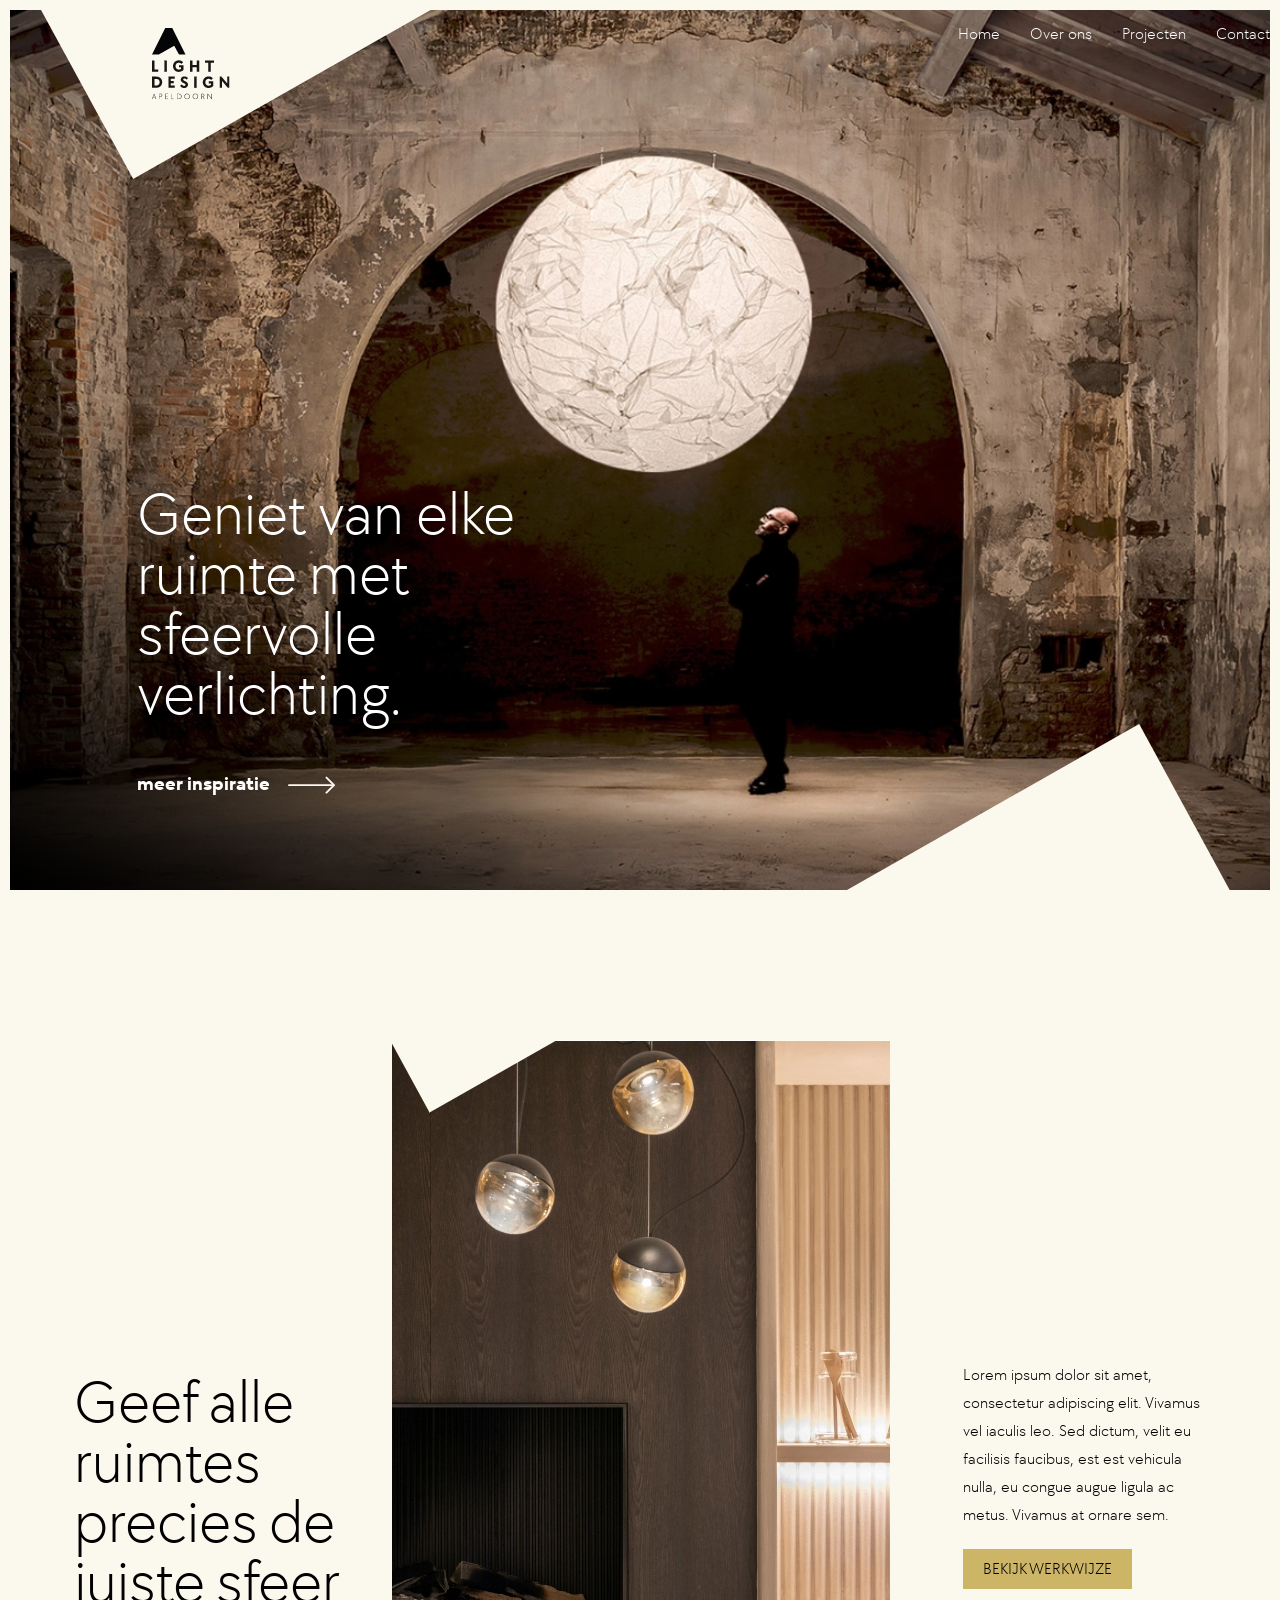
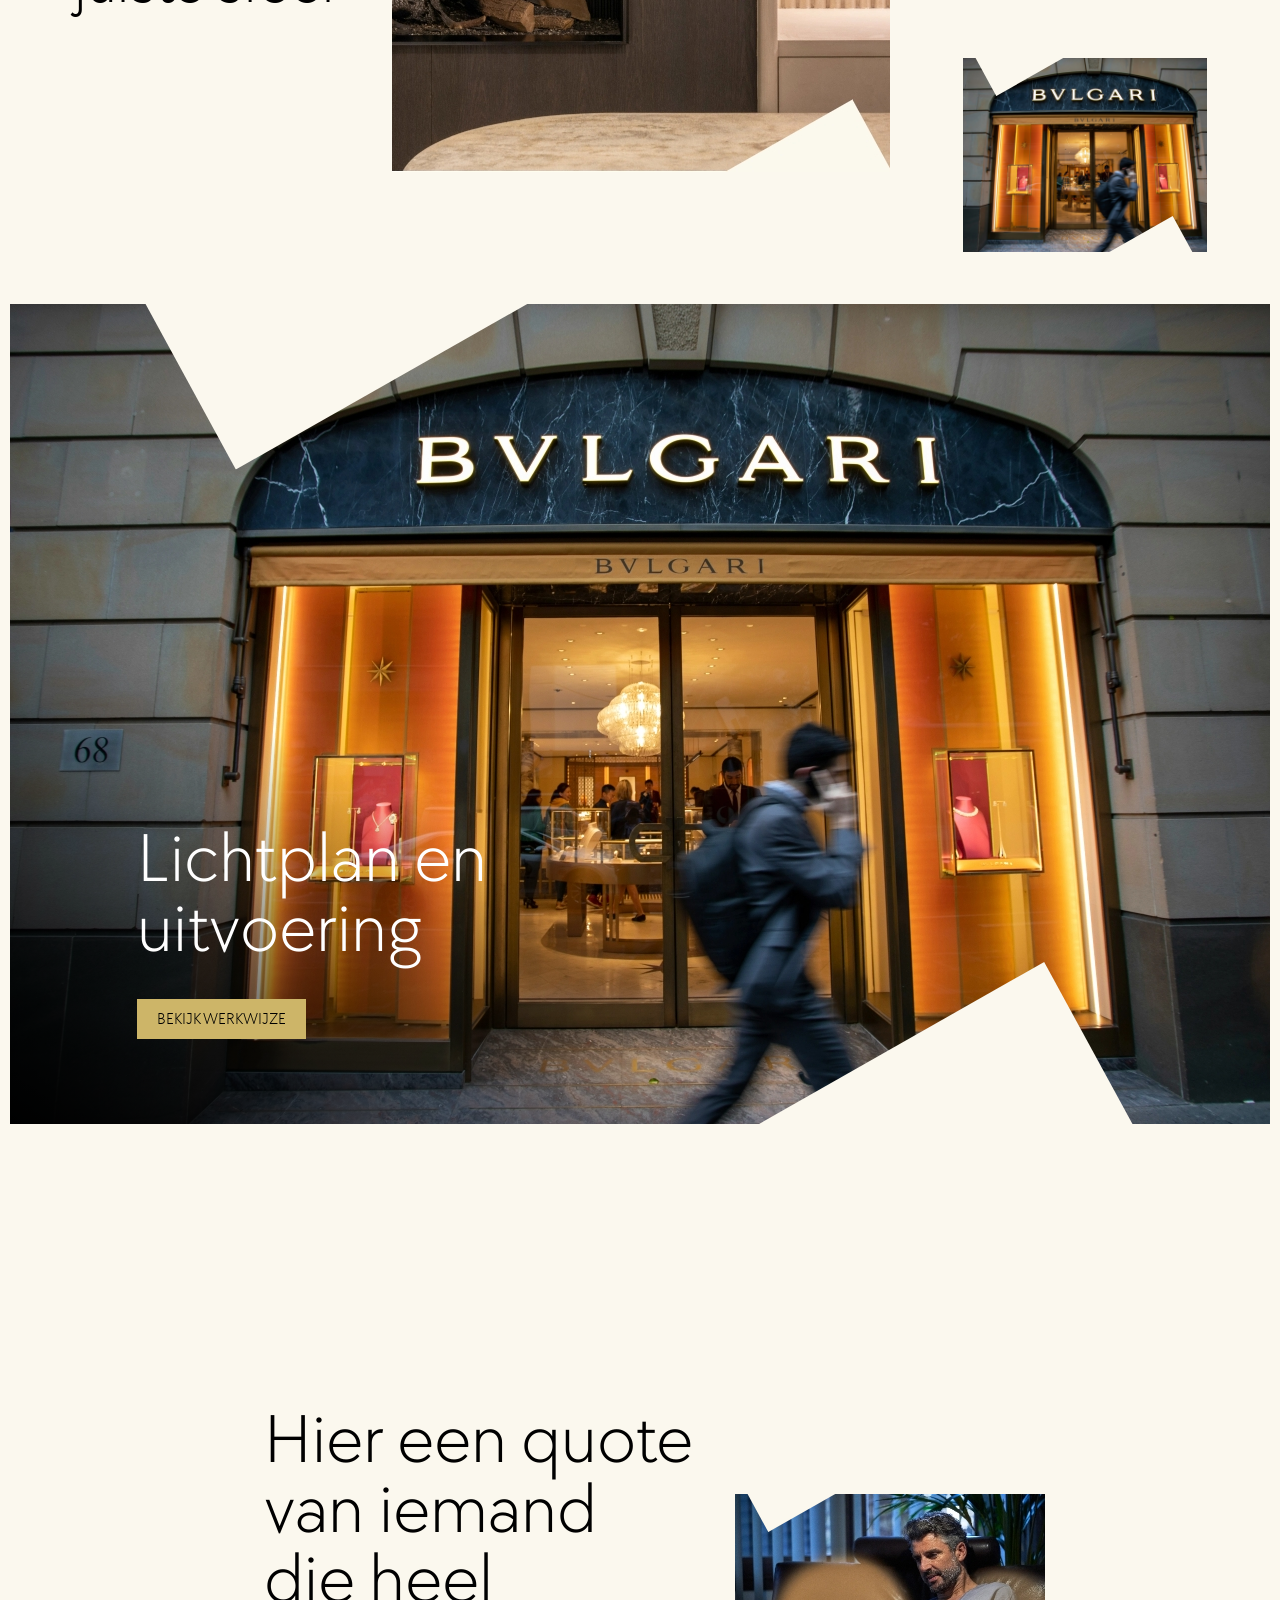
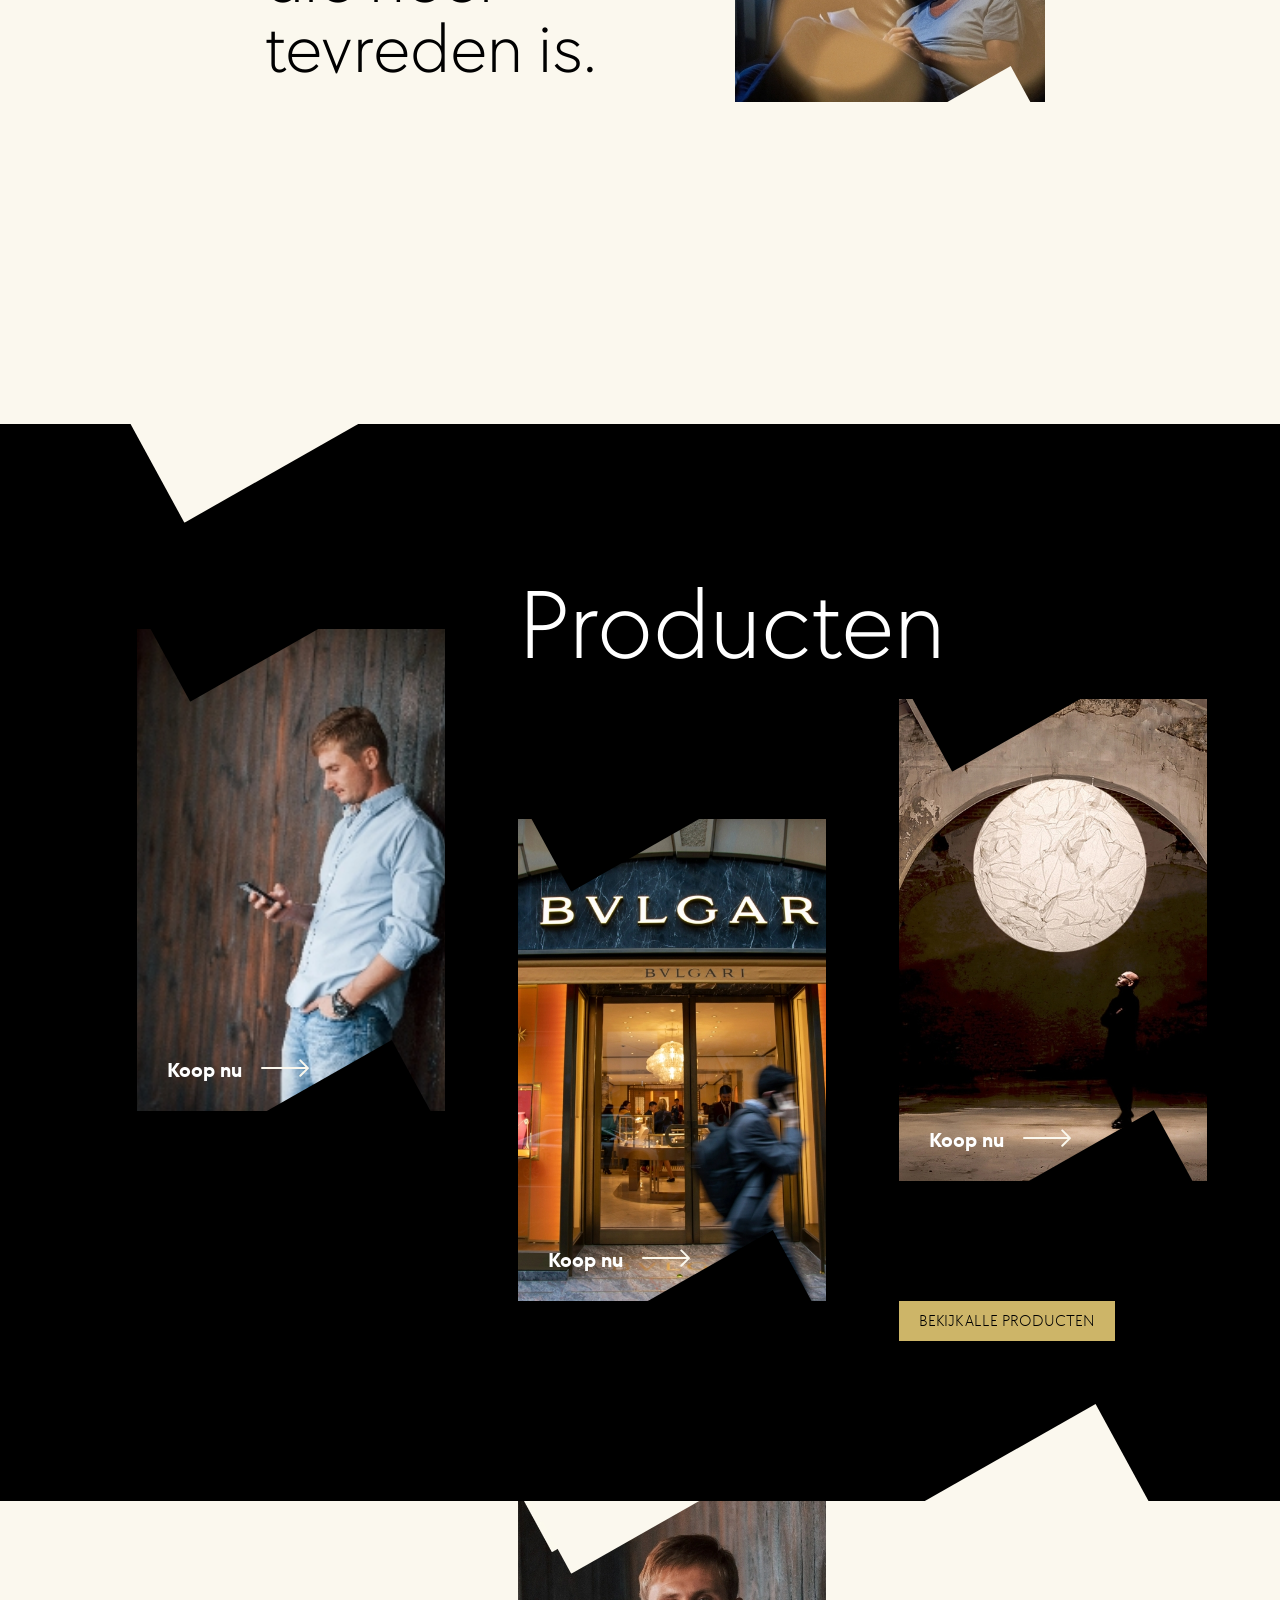
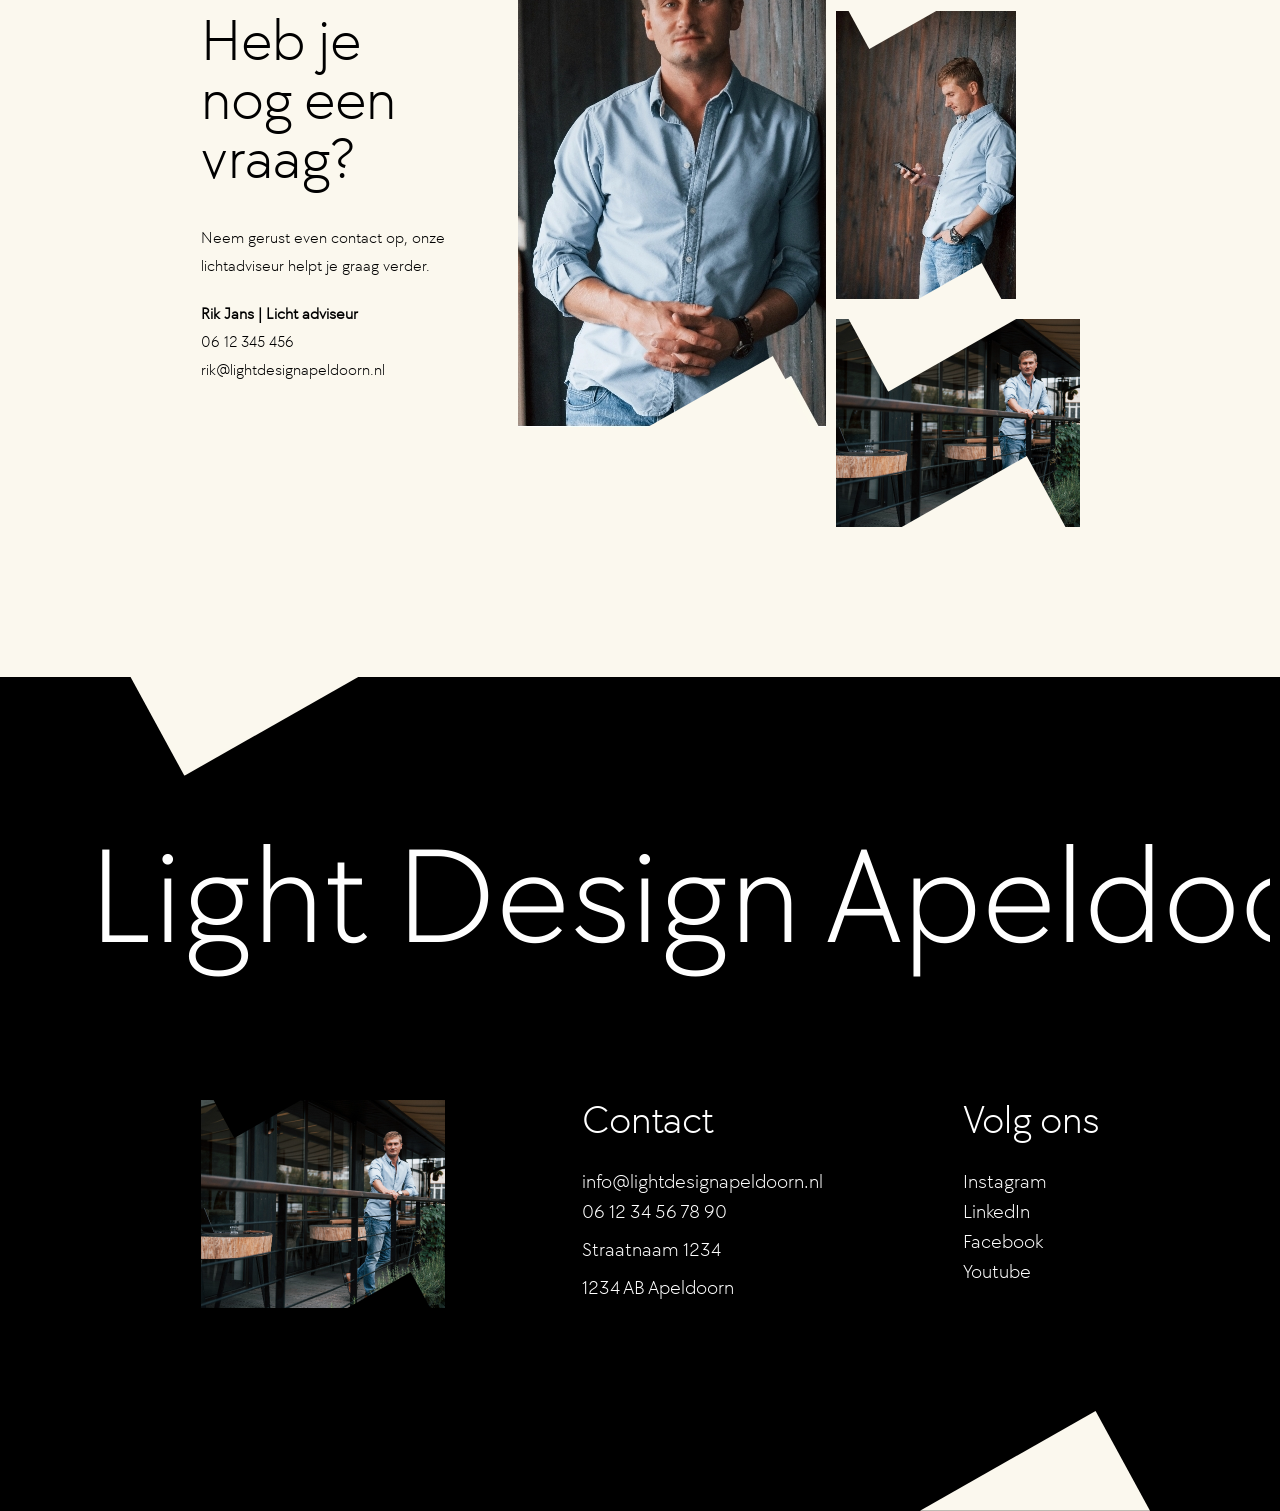
<file: index.html>
<!DOCTYPE html>
<html lang="en">
  <head>
    <meta charset="UTF-8" />
    <meta name="viewport" content="width=device-width, initial-scale=1.0" />
    <link rel="stylesheet" href="style.css" />
    <title>Light Design</title>
  </head>
  <body>

    <header>
      <div class="wrapper">
        <a class="logo" href="index.html">
          <svg class="shape-top" xmlns="http://www.w3.org/2000/svg" width="413.691"    height="179.454" viewBox="0 0 413.691 179.454">
            <path id="Path_262" data-name="Path 262" d="M315.835,0,0,179.453H413.691Z" transform="translate(0 0)" fill="#fbf8ee"/>
           </svg>
          <img src="images/logo.png" alt="image-logo">
        </a>
        <nav class="menu-large">
          <ul>
            <li><a href="index.html">Home</a></li>
            <li><a href="overview.html">Over ons</a></li>
            <li><a href="projects.html">Projecten</a></li>
            <li><a href="contact.html">Contact</a></li>
          </ul>
        </nav>  
      </div>
    </header>

    <section class="hero">
      <svg class="shape-bottom" xmlns="http://www.w3.org/2000/svg" width="413.691"    height="179.454" viewBox="0 0 413.691 179.454">
        <path id="Path_262" data-name="Path 262" d="M315.835,0,0,179.453H413.691Z" transform="translate(0 0)" fill="#fbf8ee"/>
       </svg>
      <div class="hero-image cover-image">
        <img src="images/cms/image-hero.jpg" alt="image-hero" />
      </div>
      <div class="wrapper">
      <div class="hero-text">
            <h1>Geniet van elke ruimte met sfeervolle verlichting.</h1>
            <a class="btn" href="#">
              <span>meer inspiratie</span> 
              <svg class="arrow-right" xmlns="http://www.w3.org/2000/svg" width="47.981" height="18.22" viewBox="0 0 47.981 18.22">
              <g id="arrow-right" transform="translate(1 1.414)">
                <line id="Line_7" data-name="Line 7" x2="45" transform="translate(0 7.696)" fill="none" stroke="#fbf8ee" stroke-linecap="round" stroke-linejoin="round" stroke-width="2"/>
                <path id="Path_115" data-name="Path 115" d="M12,5l7.7,7.7-7.7,7.7" transform="translate(26.285 -5)" fill="none" stroke="#fbf8ee" stroke-linecap="round" stroke-linejoin="round" stroke-width="2"/>
              </g>
            </svg>
            </a>
        </div>
      </div>
    </section>
    <section class="title-image">
      <div class="wrapper">
          <h2>Geef alle ruimtes precies de juiste sfeer</h2>
        <div class="title-image-image cover-image">
          <img src="images/cms/gallery-image-big.jpg" alt="">
        </div>
        <div class="title-image-text-image">
          <p>Lorem ipsum dolor sit amet, consectetur adipiscing elit. Vivamus vel iaculis leo. Sed dictum, velit eu facilisis faucibus, est est vehicula nulla, eu congue augue ligula ac metus. Vivamus at ornare sem.</p>
          <a class="btn btn-brown" href="contact.html">BEKIJK WERKWIJZE</a>
          <div class="title-image-text-image-image cover-image">
            <svg class="shape-top" xmlns="http://www.w3.org/2000/svg" width="413.691"    height="179.454" viewBox="0 0 413.691 179.454">
              <path id="Path_262" data-name="Path 262" d="M315.835,0,0,179.453H413.691Z" transform="translate(0 0)" fill="#fbf8ee"/>
             </svg>
            <svg class="shape-bottom" xmlns="http://www.w3.org/2000/svg" width="413.691"    height="179.454" viewBox="0 0 413.691 179.454">
              <path id="Path_262" data-name="Path 262" d="M315.835,0,0,179.453H413.691Z" transform="translate(0 0)" fill="#fbf8ee"/>
             </svg>
            <img src="images/cms/gallery-image-small.jpg" alt="">
          </div>
        </div>
      </div>
    </section>

    <section class="overview-project">  
      <svg class="shape-top" xmlns="http://www.w3.org/2000/svg" width="413.691"    height="179.454" viewBox="0 0 413.691 179.454">
        <path id="Path_262" data-name="Path 262" d="M315.835,0,0,179.453H413.691Z" transform="translate(0 0)" fill="#fbf8ee"/>
       </svg>
      <svg class="shape-bottom" xmlns="http://www.w3.org/2000/svg" width="413.691"    height="179.454" viewBox="0 0 413.691 179.454">
        <path id="Path_262" data-name="Path 262" d="M315.835,0,0,179.453H413.691Z" transform="translate(0 0)" fill="#fbf8ee"/>
       </svg>
      <div class="overview-project-image cover-image">
        <img src="images/cms/gallery-image-small.jpg" alt="">
      </div>
      <div class="wrapper">
      <div class="overview-project-text">
            <h1>Lichtplan en uitvoering</h1>
            <a class="btn btn-brown" href="projectdetails.html">BEKIJK WERKWIJZE</a>
        </div>
      </div>
    </section>

    <section class="text-image">
      <div class="wrapper">
        <div class="text-image-text">
          <h1>Hier een quote van iemand die heel tevreden is.</h1>
        </div>
        <div class="text-image-image cover-image">
          <svg class="shape-top" xmlns="http://www.w3.org/2000/svg" width="413.691"    height="179.454" viewBox="0 0 413.691 179.454">
            <path id="Path_262" data-name="Path 262" d="M315.835,0,0,179.453H413.691Z" transform="translate(0 0)" fill="#fbf8ee"/>
           </svg>
          <svg class="shape-bottom" xmlns="http://www.w3.org/2000/svg" width="413.691"    height="179.454" viewBox="0 0 413.691 179.454">
            <path id="Path_262" data-name="Path 262" d="M315.835,0,0,179.453H413.691Z" transform="translate(0 0)" fill="#fbf8ee"/>
           </svg>
          <img src="images/cms/image-text.jpg" alt="">
        </div>
     </div>
    </section>
    
    <section class="overview-products">
      <svg class="shape-top" xmlns="http://www.w3.org/2000/svg" width="413.691"    height="179.454" viewBox="0 0 413.691 179.454">
        <path id="Path_262" data-name="Path 262" d="M315.835,0,0,179.453H413.691Z" transform="translate(0 0)" fill="#fbf8ee"/>
       </svg>
      <svg class="shape-bottom" xmlns="http://www.w3.org/2000/svg" width="413.691"    height="179.454" viewBox="0 0 413.691 179.454">
        <path id="Path_262" data-name="Path 262" d="M315.835,0,0,179.453H413.691Z" transform="translate(0 0)" fill="#fbf8ee"/>
       </svg>
      <div class="wrapper">
        <h1>Producten</h1>
        </div>
        <div class="wrapper">
          
          <div class="overview-produc-item">
            <svg class="shape-top" xmlns="http://www.w3.org/2000/svg" width="413.691"    height="179.454" viewBox="0 0 413.691 179.454">
              <path id="Path_262" data-name="Path 262" d="M315.835,0,0,179.453H413.691Z" transform="translate(0 0)" fill="#fbf8ee"/>
             </svg>
            <svg class="shape-bottom" xmlns="http://www.w3.org/2000/svg" width="413.691"    height="179.454" viewBox="0 0 413.691 179.454">
              <path id="Path_262" data-name="Path 262" d="M315.835,0,0,179.453H413.691Z" transform="translate(0 0)" fill="#fbf8ee"/>
             </svg>
            <div class="overview-product-item-image cover-image">
              <img src="images/cms/image2.jpg" alt="">
            </div>
            <div class="overview-product-item-text">
              <a class="btn" href="#">
                <span>Koop nu</span> 
                <svg class="arrow-right" xmlns="http://www.w3.org/2000/svg" width="47.981" height="18.22" viewBox="0 0 47.981 18.22">
                <g id="arrow-right" transform="translate(1 1.414)">
                  <line id="Line_7" data-name="Line 7" x2="45" transform="translate(0 7.696)" fill="none" stroke="#fbf8ee" stroke-linecap="round" stroke-linejoin="round" stroke-width="2"/>
                  <path id="Path_115" data-name="Path 115" d="M12,5l7.7,7.7-7.7,7.7" transform="translate(26.285 -5)" fill="none" stroke="#fbf8ee" stroke-linecap="round" stroke-linejoin="round" stroke-width="2"/>
                </g>
              </svg>
              </a>
            </div>
          </div>

          <div class="overview-produc-item">
            <svg class="shape-top" xmlns="http://www.w3.org/2000/svg" width="413.691"    height="179.454" viewBox="0 0 413.691 179.454">
              <path id="Path_262" data-name="Path 262" d="M315.835,0,0,179.453H413.691Z" transform="translate(0 0)" fill="#fbf8ee"/>
             </svg>
            <svg class="shape-bottom" xmlns="http://www.w3.org/2000/svg" width="413.691"    height="179.454" viewBox="0 0 413.691 179.454">
              <path id="Path_262" data-name="Path 262" d="M315.835,0,0,179.453H413.691Z" transform="translate(0 0)" fill="#fbf8ee"/>
             </svg>
            <div class="overview-product-item-image cover-image">
              <img src="images/cms/gallery-image-small.jpg" alt="">
            </div>
            <div class="overview-product-item-text">
              <a class="btn" href="#">
                <span>Koop nu</span> 
                <svg class="arrow-right" xmlns="http://www.w3.org/2000/svg" width="47.981" height="18.22" viewBox="0 0 47.981 18.22">
                <g id="arrow-right" transform="translate(1 1.414)">
                  <line id="Line_7" data-name="Line 7" x2="45" transform="translate(0 7.696)" fill="none" stroke="#fbf8ee" stroke-linecap="round" stroke-linejoin="round" stroke-width="2"/>
                  <path id="Path_115" data-name="Path 115" d="M12,5l7.7,7.7-7.7,7.7" transform="translate(26.285 -5)" fill="none" stroke="#fbf8ee" stroke-linecap="round" stroke-linejoin="round" stroke-width="2"/>
                </g>
              </svg>
              </a>
            </div>
          </div>

          <div class="overview-produc-item">
            <svg class="shape-top" xmlns="http://www.w3.org/2000/svg" width="413.691"    height="179.454" viewBox="0 0 413.691 179.454">
              <path id="Path_262" data-name="Path 262" d="M315.835,0,0,179.453H413.691Z" transform="translate(0 0)" fill="#fbf8ee"/>
             </svg>
            <svg class="shape-bottom" xmlns="http://www.w3.org/2000/svg" width="413.691"    height="179.454" viewBox="0 0 413.691 179.454">
              <path id="Path_262" data-name="Path 262" d="M315.835,0,0,179.453H413.691Z" transform="translate(0 0)" fill="#fbf8ee"/>
             </svg>
            <div class="overview-product-item-image cover-image">
              <img src="images/cms/image-hero.jpg" alt="">
            </div>
            <div class="overview-product-item-text">
              <a class="btn" href="#">
                <span>Koop nu</span> 
                <svg class="arrow-right" xmlns="http://www.w3.org/2000/svg" width="47.981" height="18.22" viewBox="0 0 47.981 18.22">
                <g id="arrow-right" transform="translate(1 1.414)">
                  <line id="Line_7" data-name="Line 7" x2="45" transform="translate(0 7.696)" fill="none" stroke="#fbf8ee" stroke-linecap="round" stroke-linejoin="round" stroke-width="2"/>
                  <path id="Path_115" data-name="Path 115" d="M12,5l7.7,7.7-7.7,7.7" transform="translate(26.285 -5)" fill="none" stroke="#fbf8ee" stroke-linecap="round" stroke-linejoin="round" stroke-width="2"/>
                </g>
              </svg>
              </a>
            </div>
          </div>
          
          <div class="btn-product">
            <a href="#" class=" btn btn-brown">BEKIJK ALLE PRODUCTEN</a>
          </div>
        </div>
      </div>
    </section>

    <section class="cta">
      <div class="wrapper ">
        <div class="cta-content">
          <h2>Heb je nog een vraag?</h2>
          <p> Neem gerust even contact op, onze lichtadviseur helpt je graag verder.</p>
          <h5>Rik Jans | Licht adviseur</h5>
          <a href="#"> 06 12 345 456</a>
          <a href="#"> rik@lightdesignapeldoorn.nl</a>
        </div>
        <div class="cta-image-big cover-image">
          <svg class="shape-top" xmlns="http://www.w3.org/2000/svg" width="413.691"    height="179.454" viewBox="0 0 413.691 179.454">
            <path id="Path_262" data-name="Path 262" d="M315.835,0,0,179.453H413.691Z" transform="translate(0 0)" fill="#fbf8ee"/>
           </svg>
          <svg class="shape-bottom" xmlns="http://www.w3.org/2000/svg" width="413.691"    height="179.454" viewBox="0 0 413.691 179.454">
            <path id="Path_262" data-name="Path 262" d="M315.835,0,0,179.453H413.691Z" transform="translate(0 0)" fill="#fbf8ee"/>
           </svg>
          <img src="images/cms/image1.jpg" alt="">
        </div>
        <div class="cta-image-medium-small">
          <div class="cta-image-small cover-image">
            <svg class="shape-top" xmlns="http://www.w3.org/2000/svg" width="413.691"    height="179.454" viewBox="0 0 413.691 179.454">
              <path id="Path_262" data-name="Path 262" d="M315.835,0,0,179.453H413.691Z" transform="translate(0 0)" fill="#fbf8ee"/>
             </svg>
            <svg class="shape-bottom" xmlns="http://www.w3.org/2000/svg" width="413.691"    height="179.454" viewBox="0 0 413.691 179.454">
              <path id="Path_262" data-name="Path 262" d="M315.835,0,0,179.453H413.691Z" transform="translate(0 0)" fill="#fbf8ee"/>
             </svg>
            <img src="images/cms/image2.jpg" alt="">
          </div>
          <div class="cta-image-medium cover-image">
            <svg class="shape-top" xmlns="http://www.w3.org/2000/svg" width="413.691"    height="179.454" viewBox="0 0 413.691 179.454">
              <path id="Path_262" data-name="Path 262" d="M315.835,0,0,179.453H413.691Z" transform="translate(0 0)" fill="#fbf8ee"/>
             </svg>
            <svg class="shape-bottom" xmlns="http://www.w3.org/2000/svg" width="413.691"    height="179.454" viewBox="0 0 413.691 179.454">
              <path id="Path_262" data-name="Path 262" d="M315.835,0,0,179.453H413.691Z" transform="translate(0 0)" fill="#fbf8ee"/>
             </svg>
            <img src="images/cms/image-body.png" alt="">
          </div>
        </div>
      </div>
    </section>
    
    <footer>
      <svg class="shape-top" xmlns="http://www.w3.org/2000/svg" width="413.691"    height="179.454" viewBox="0 0 413.691 179.454">
        <path id="Path_262" data-name="Path 262" d="M315.835,0,0,179.453H413.691Z" transform="translate(0 0)" fill="#fbf8ee"/>
       </svg>
      <svg class="shape-bottom" xmlns="http://www.w3.org/2000/svg" width="413.691"    height="179.454" viewBox="0 0 413.691 179.454">
        <path id="Path_262" data-name="Path 262" d="M315.835,0,0,179.453H413.691Z" transform="translate(0 0)" fill="#fbf8ee"/>
       </svg>
      <div class="wrapper ">
        <h1>Light Design Apeldoorn</h1>
        <div class="footer-content">
          <div class="footer-image cover-image">
            <svg class="shape-top" xmlns="http://www.w3.org/2000/svg" width="413.691"    height="179.454" viewBox="0 0 413.691 179.454">
              <path id="Path_262" data-name="Path 262" d="M315.835,0,0,179.453H413.691Z" transform="translate(0 0)" fill="#fbf8ee"/>
             </svg>
            <svg class="shape-bottom" xmlns="http://www.w3.org/2000/svg" width="413.691"    height="179.454" viewBox="0 0 413.691 179.454">
              <path id="Path_262" data-name="Path 262" d="M315.835,0,0,179.453H413.691Z" transform="translate(0 0)" fill="#fbf8ee"/>
             </svg>
            <img src="images/cms/image-body.png" alt="">
          </div>
          <div class="footer-adress">
            <h3>Contact</h3>
            <a href="#">info@lightdesignapeldoorn.nl </a>
            <p> 06 12 34 56 78 90 </p>
            <p>Straatnaam 1234 </p>
            <p>1234 AB Apeldoorn </p>
          </div>
          <div class="footer-social">
            <h3>Volg ons</h3>
            <ul>
              <li> <a href="#">Instagram</a></li>
              <li> <a href="#">LinkedIn</a></li>
              <li> <a href="#">Facebook</a></li>
              <li> <a href="#">Youtube</a></li>
            </ul>
          </div>

        </div>
      </div>
    </footer>

    <script src="js/script.js"></script>
  </body>
</html>
</file>
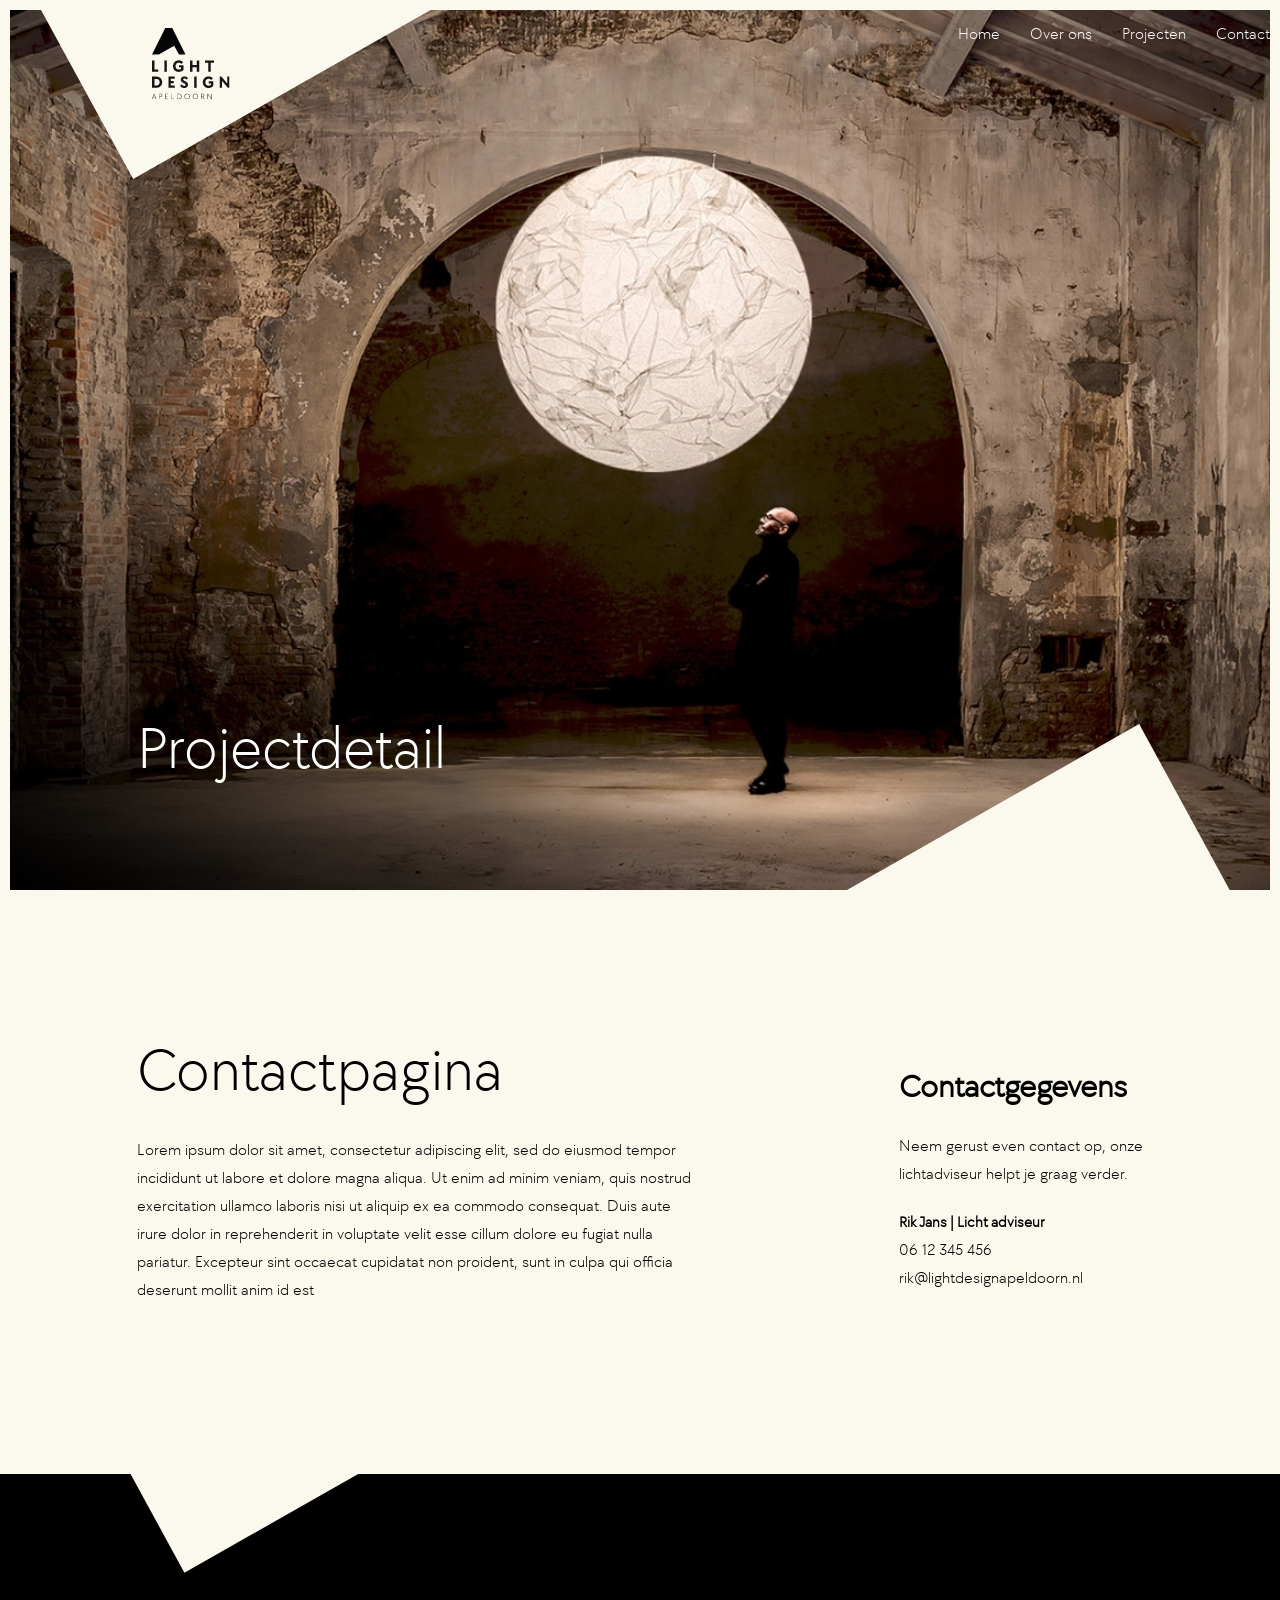
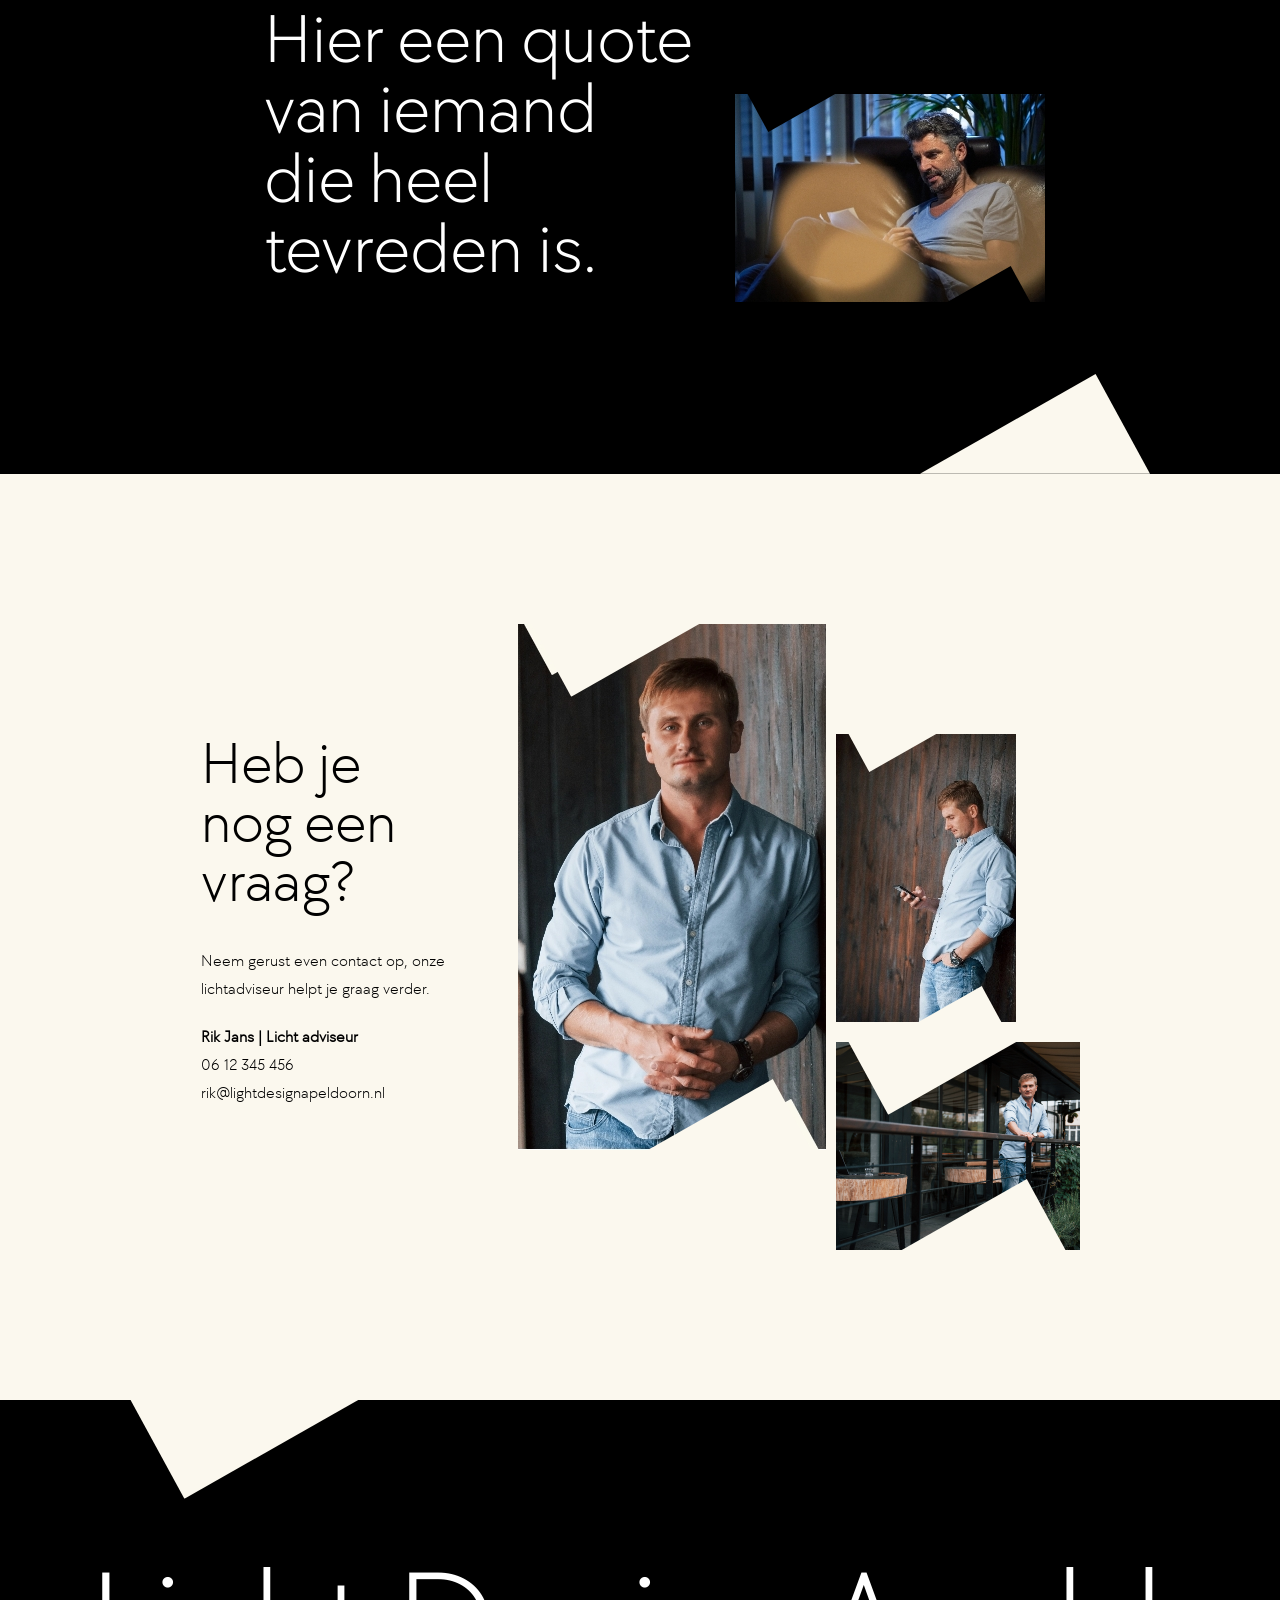
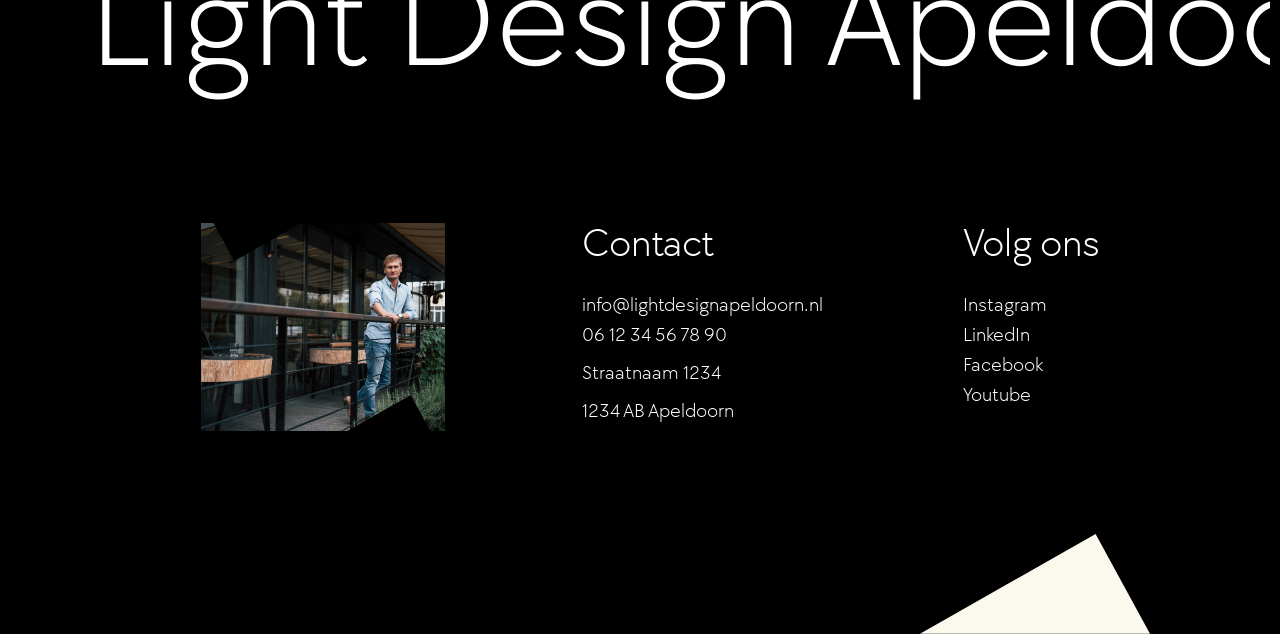
<file: contact.html>
<!DOCTYPE html>
<html lang="en">
  <head>
    <meta charset="UTF-8" />
    <meta name="viewport" content="width=device-width, initial-scale=1.0" />
    <link rel="stylesheet" href="style.css" />
  
    <title>Light Design</title>
  </head>
  <body>
    
    <header>
      <div class="wrapper">
        <a class="logo" href="index.html">
          <svg class="shape-top" xmlns="http://www.w3.org/2000/svg" width="413.691"    height="179.454" viewBox="0 0 413.691 179.454">
            <path id="Path_262" data-name="Path 262" d="M315.835,0,0,179.453H413.691Z" transform="translate(0 0)" fill="#fbf8ee"/>
           </svg>
          <img src="images/logo.png" alt="image-logo">
        </a>
        <nav class="menu-large">
          <ul>
            <li><a href="index.html">Home</a></li>
            <li><a href="overview.html">Over ons</a></li>
            <li><a href="projects.html">Projecten</a></li>
            <li><a href="contact.html">Contact</a></li>
          </ul>
        </nav>  
      </div>
    </header>
    
    <section class="hero">
      <svg class="shape-bottom" xmlns="http://www.w3.org/2000/svg" width="413.691"    height="179.454" viewBox="0 0 413.691 179.454">
        <path id="Path_262" data-name="Path 262" d="M315.835,0,0,179.453H413.691Z" transform="translate(0 0)" fill="#fbf8ee"/>
       </svg>
      <div class="hero-image cover-image">
        
        <img src="images/cms/image-hero.jpg" alt="image-hero" />

      </div>
      <div class="wrapper">
      <div class="hero-text">
            <h1>Projectdetail</h1>
        </div>
      </div>
    </section>

    <section class="contact">
      <div class="wrapper">
        <div class="contact-content">
          <h2>Contactpagina</h2>
          <p>Lorem ipsum dolor sit amet, consectetur adipiscing elit, sed do eiusmod tempor incididunt ut labore et dolore magna aliqua. Ut enim ad minim veniam, quis nostrud exercitation ullamco laboris nisi ut aliquip ex ea commodo consequat. Duis aute irure dolor in reprehenderit in voluptate velit esse cillum dolore eu fugiat nulla pariatur. Excepteur sint occaecat cupidatat non proident, sunt in culpa qui officia deserunt mollit anim id est </p>
        </div>
        <div class="contact-sidebar">
          <h3>Contactgegevens</h3>
          <p>Neem gerust even contact op, onze lichtadviseur helpt je graag verder.</p>
          <h5>Rik Jans | Licht adviseur  </h5>
          <a href="#">06 12 345 456</a>
          <a href="#">rik@lightdesignapeldoorn.nl</a>
        </div>
      </div>
    </section>

    <section class="text-image text-image-background">
      <svg class="shape-top" xmlns="http://www.w3.org/2000/svg" width="413.691"    height="179.454" viewBox="0 0 413.691 179.454">
        <path id="Path_262" data-name="Path 262" d="M315.835,0,0,179.453H413.691Z" transform="translate(0 0)" fill="#fbf8ee"/>
       </svg>
      <svg class="shape-bottom" xmlns="http://www.w3.org/2000/svg" width="413.691"    height="179.454" viewBox="0 0 413.691 179.454">
        <path id="Path_262" data-name="Path 262" d="M315.835,0,0,179.453H413.691Z" transform="translate(0 0)" fill="#fbf8ee"/>
       </svg>
      <div class="wrapper">
        <div class="text-image-text">
          <h1>Hier een quote van iemand die heel tevreden is.</h1>
        </div>
        <div class="text-image-image cover-image">
          <svg class="shape-top" xmlns="http://www.w3.org/2000/svg" width="413.691"    height="179.454" viewBox="0 0 413.691 179.454">
            <path id="Path_262" data-name="Path 262" d="M315.835,0,0,179.453H413.691Z" transform="translate(0 0)" fill="#fbf8ee"/>
           </svg>
          <svg class="shape-bottom" xmlns="http://www.w3.org/2000/svg" width="413.691"    height="179.454" viewBox="0 0 413.691 179.454">
            <path id="Path_262" data-name="Path 262" d="M315.835,0,0,179.453H413.691Z" transform="translate(0 0)" fill="#fbf8ee"/>
           </svg>
          <img src="images/cms/image-text.jpg" alt="">
        </div>
     </div>
    </section>


    <section class="cta">
      <div class="wrapper ">
        <div class="cta-content">
          <h2>Heb je nog een vraag?</h2>
          <p> Neem gerust even contact op, onze lichtadviseur helpt je graag verder.</p>
          <h5>Rik Jans | Licht adviseur</h5>
          <a href="#"> 06 12 345 456</a>
          <a href="#"> rik@lightdesignapeldoorn.nl</a>
        </div>
        <div class="cta-image-big cover-image">
          <svg class="shape-top" xmlns="http://www.w3.org/2000/svg" width="413.691"    height="179.454" viewBox="0 0 413.691 179.454">
            <path id="Path_262" data-name="Path 262" d="M315.835,0,0,179.453H413.691Z" transform="translate(0 0)" fill="#fbf8ee"/>
           </svg>
          <svg class="shape-bottom" xmlns="http://www.w3.org/2000/svg" width="413.691"    height="179.454" viewBox="0 0 413.691 179.454">
            <path id="Path_262" data-name="Path 262" d="M315.835,0,0,179.453H413.691Z" transform="translate(0 0)" fill="#fbf8ee"/>
           </svg>
          <img src="images/cms/image1.jpg" alt="">
        </div>
        <div class="cta-image-medium-small">
          <div class="cta-image-small cover-image">
            <svg class="shape-top" xmlns="http://www.w3.org/2000/svg" width="413.691"    height="179.454" viewBox="0 0 413.691 179.454">
              <path id="Path_262" data-name="Path 262" d="M315.835,0,0,179.453H413.691Z" transform="translate(0 0)" fill="#fbf8ee"/>
             </svg>
            <svg class="shape-bottom" xmlns="http://www.w3.org/2000/svg" width="413.691"    height="179.454" viewBox="0 0 413.691 179.454">
              <path id="Path_262" data-name="Path 262" d="M315.835,0,0,179.453H413.691Z" transform="translate(0 0)" fill="#fbf8ee"/>
             </svg>
            <img src="images/cms/image2.jpg" alt="">
          </div>
          <div class="cta-image-medium cover-image">
            <svg class="shape-top" xmlns="http://www.w3.org/2000/svg" width="413.691"    height="179.454" viewBox="0 0 413.691 179.454">
              <path id="Path_262" data-name="Path 262" d="M315.835,0,0,179.453H413.691Z" transform="translate(0 0)" fill="#fbf8ee"/>
             </svg>
            <svg class="shape-bottom" xmlns="http://www.w3.org/2000/svg" width="413.691"    height="179.454" viewBox="0 0 413.691 179.454">
              <path id="Path_262" data-name="Path 262" d="M315.835,0,0,179.453H413.691Z" transform="translate(0 0)" fill="#fbf8ee"/>
             </svg>
            <img src="images/cms/image-body.png" alt="">
          </div>
        </div>
      </div>
    </section>
    

    <footer>
      <svg class="shape-top" xmlns="http://www.w3.org/2000/svg" width="413.691"    height="179.454" viewBox="0 0 413.691 179.454">
        <path id="Path_262" data-name="Path 262" d="M315.835,0,0,179.453H413.691Z" transform="translate(0 0)" fill="#fbf8ee"/>
       </svg>
      <svg class="shape-bottom" xmlns="http://www.w3.org/2000/svg" width="413.691"    height="179.454" viewBox="0 0 413.691 179.454">
        <path id="Path_262" data-name="Path 262" d="M315.835,0,0,179.453H413.691Z" transform="translate(0 0)" fill="#fbf8ee"/>
       </svg>
      <div class="wrapper ">
        <h1>Light Design Apeldoorn</h1>
        <div class="footer-content">
          <div class="footer-image cover-image">
            <svg class="shape-top" xmlns="http://www.w3.org/2000/svg" width="413.691"    height="179.454" viewBox="0 0 413.691 179.454">
              <path id="Path_262" data-name="Path 262" d="M315.835,0,0,179.453H413.691Z" transform="translate(0 0)" fill="#fbf8ee"/>
             </svg>
            <svg class="shape-bottom" xmlns="http://www.w3.org/2000/svg" width="413.691"    height="179.454" viewBox="0 0 413.691 179.454">
              <path id="Path_262" data-name="Path 262" d="M315.835,0,0,179.453H413.691Z" transform="translate(0 0)" fill="#fbf8ee"/>
             </svg>
            <img src="images/cms/image-body.png" alt="">
          </div>
          <div class="footer-adress">
            <h3>Contact</h3>
            <a href="#">info@lightdesignapeldoorn.nl </a>
            <p> 06 12 34 56 78 90 </p>
            <p>Straatnaam 1234 </p>
            <p>1234 AB Apeldoorn </p>
          </div>
          <div class="footer-social">
            <h3>Volg ons</h3>
            <ul>
              <li> <a href="#">Instagram</a></li>
              <li> <a href="#">LinkedIn</a></li>
              <li> <a href="#">Facebook</a></li>
              <li> <a href="#">Youtube</a></li>
            </ul>
          </div>

        </div>
      </div>
    </footer>
    <script src="js/script.js"></script>
  </body>
</html>
</file>
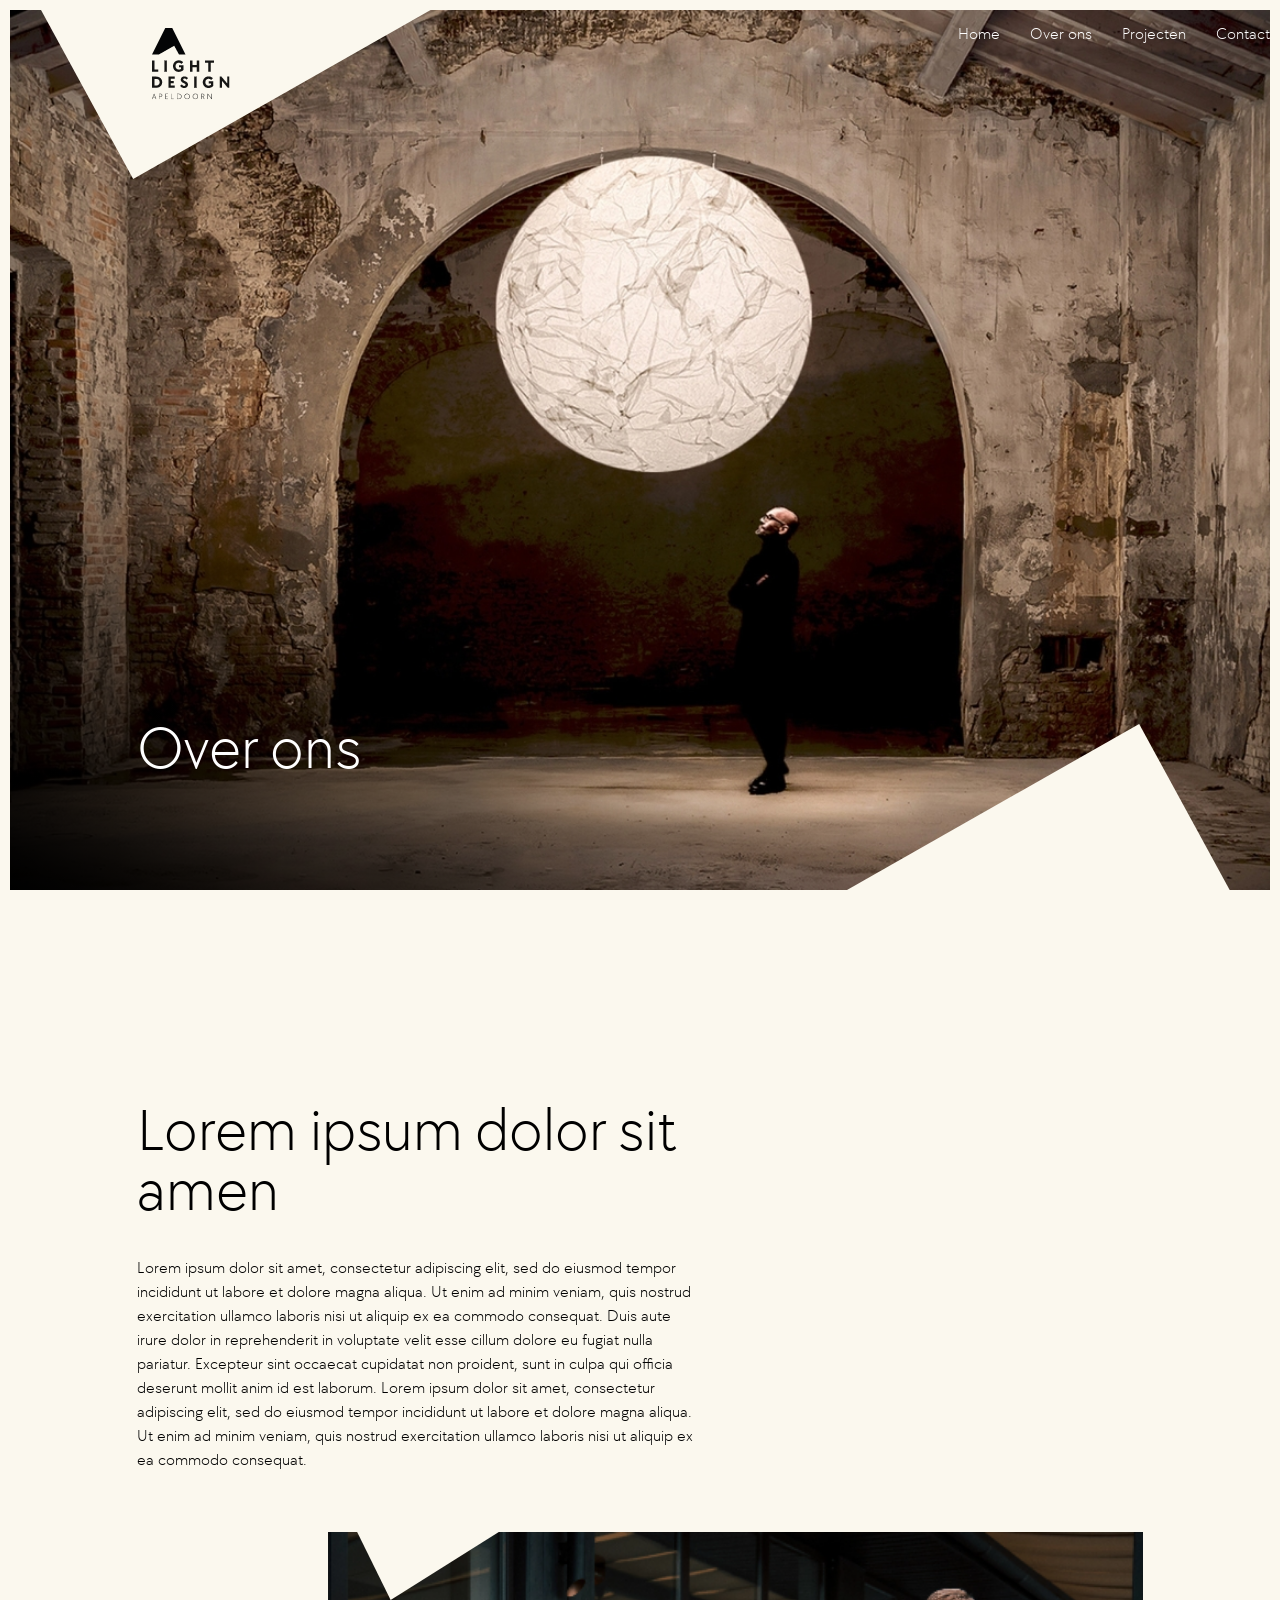
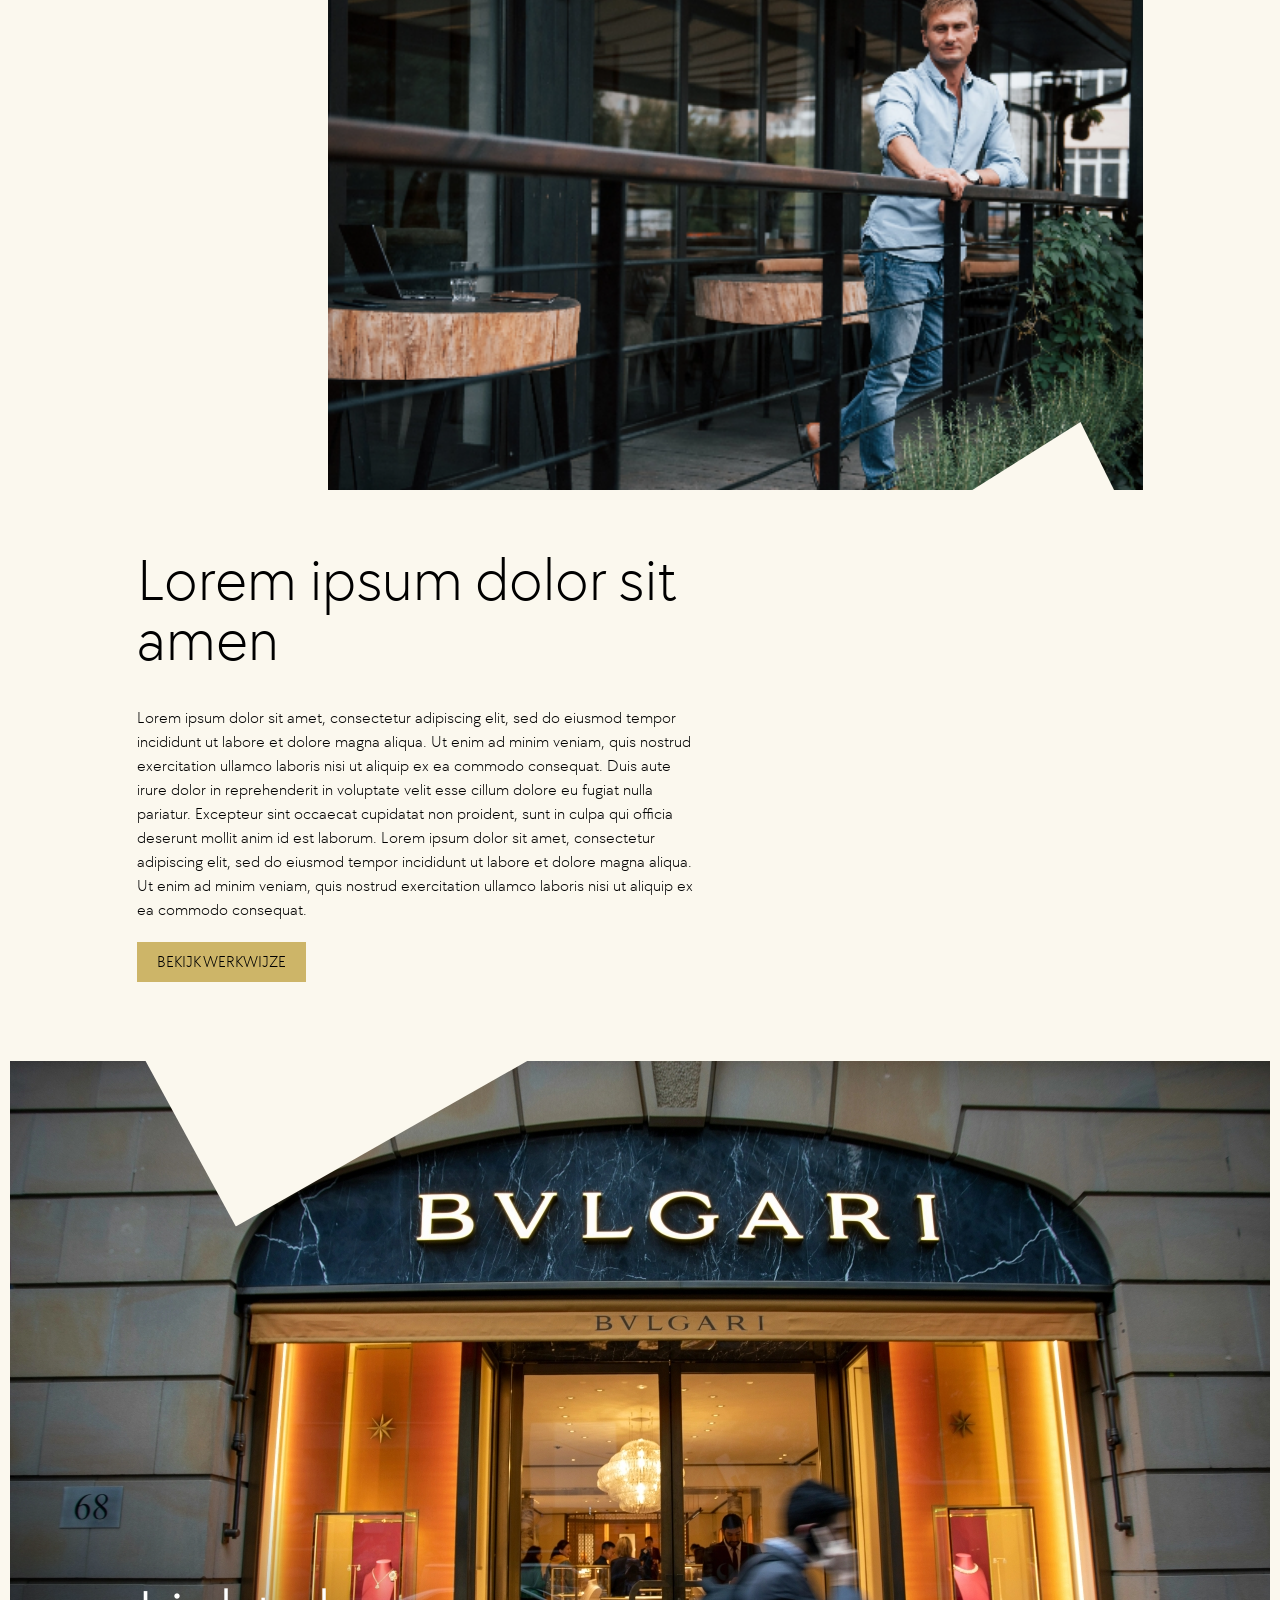
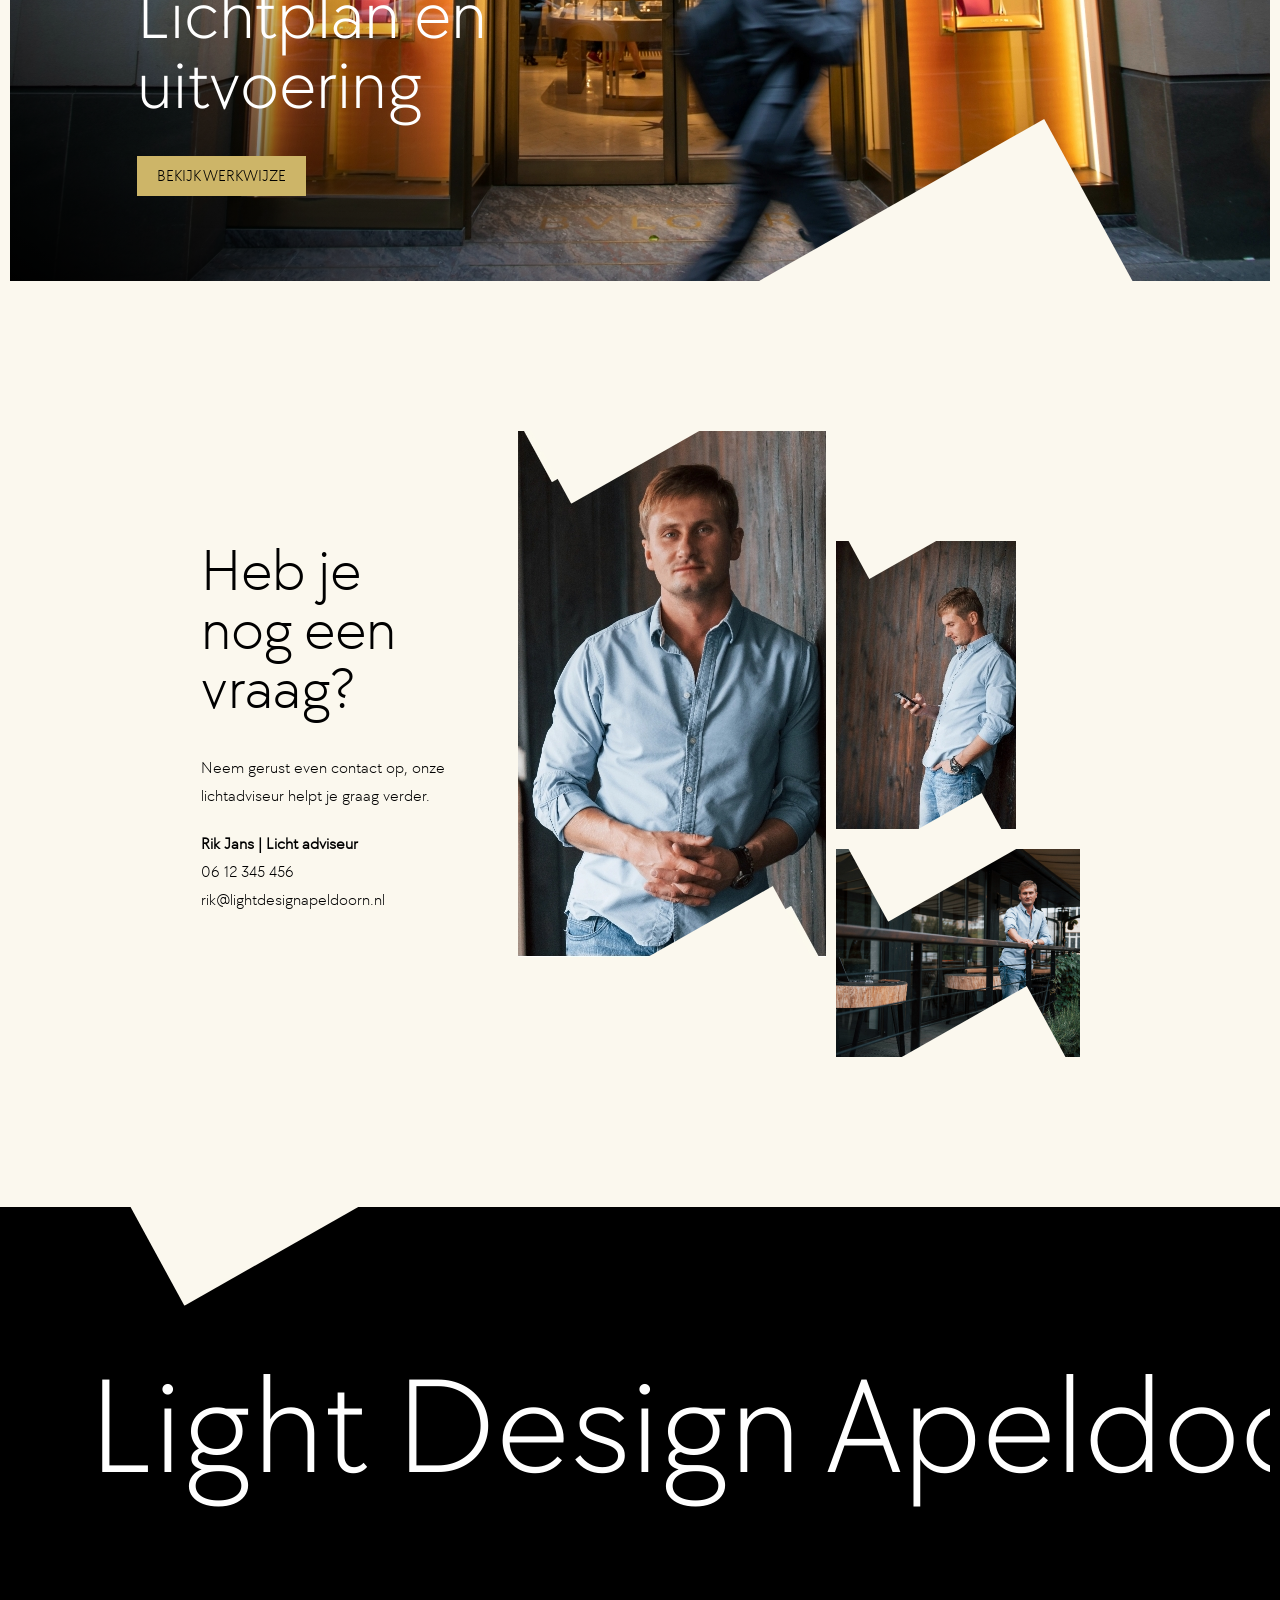
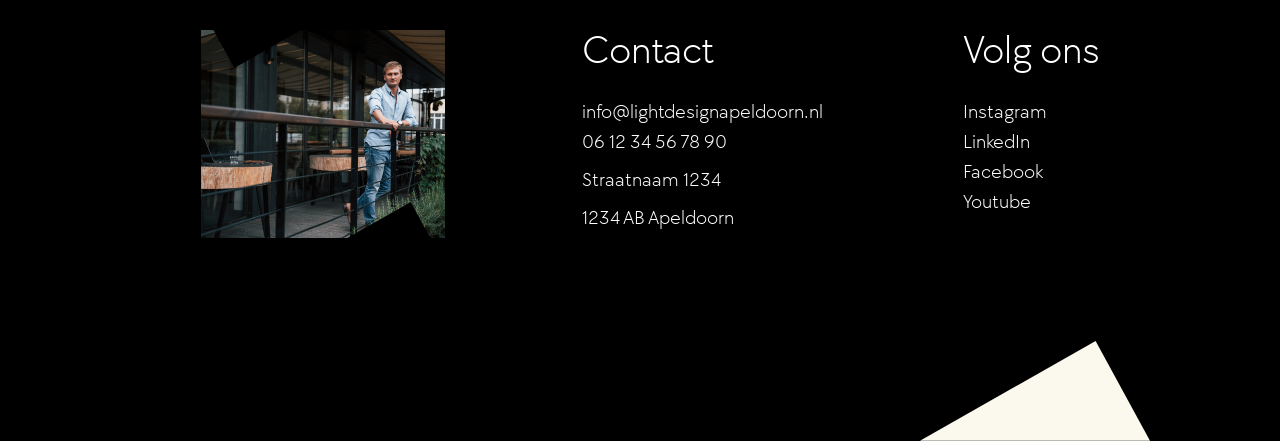
<file: overview.html>
<!DOCTYPE html>
<html lang="en">
  <head>
    <meta charset="UTF-8" />
    <meta name="viewport" content="width=device-width, initial-scale=1.0" />
    <link rel="stylesheet" href="style.css" />
  
    <title>Light Design</title>
  </head>
  <body>

    <header>
      <div class="wrapper">
        <a class="logo" href="index.html">
          <svg class="shape-top" xmlns="http://www.w3.org/2000/svg" width="413.691"    height="179.454" viewBox="0 0 413.691 179.454">
            <path id="Path_262" data-name="Path 262" d="M315.835,0,0,179.453H413.691Z" transform="translate(0 0)" fill="#fbf8ee"/>
           </svg>
          <img src="images/logo.png" alt="image-logo">
        </a>
        <nav class="menu-large">
          <ul>
            <li><a href="index.html">Home</a></li>
            <li><a href="overview.html">Over ons</a></li>
            <li><a href="projects.html">Projecten</a></li>
            <li><a href="contact.html">Contact</a></li>
          </ul>
        </nav>  
      </div>
    </header>

    <section class="hero">
      <svg class="shape-bottom" xmlns="http://www.w3.org/2000/svg" width="413.691"    height="179.454" viewBox="0 0 413.691 179.454">
        <path id="Path_262" data-name="Path 262" d="M315.835,0,0,179.453H413.691Z" transform="translate(0 0)" fill="#fbf8ee"/>
       </svg>
      <div class="hero-image cover-image">
        <img src="images/cms/image-hero.jpg" alt="image-hero" />

      </div>
      <div class="wrapper">
      <div class="hero-text">
            <h1>Over ons</h1>
        </div>
      </div>
    </section>
    <section class="body-text">
      <div class="wrapper">
        <div class="text-container">
          <h2>Lorem ipsum dolor sit amen</h2>
          <p>Lorem ipsum dolor sit amet, consectetur adipiscing elit, sed do eiusmod tempor incididunt ut labore et dolore magna aliqua. Ut enim ad minim veniam, quis nostrud exercitation ullamco laboris nisi ut aliquip ex ea commodo consequat. Duis aute irure dolor in reprehenderit in voluptate velit esse cillum dolore eu fugiat nulla pariatur. Excepteur sint occaecat cupidatat non proident, sunt in culpa qui officia deserunt mollit anim id est laborum. Lorem ipsum dolor sit amet, consectetur adipiscing elit, sed do eiusmod tempor incididunt ut labore et dolore magna aliqua. Ut enim ad minim veniam, quis nostrud exercitation ullamco laboris nisi ut aliquip ex ea commodo consequat.</p>
          <p>
            <img src="images/cms/image-body.png" alt="" />
          </p>
          <h2>Lorem ipsum dolor sit amen</h2>
          <p>Lorem ipsum dolor sit amet, consectetur adipiscing elit, sed do eiusmod tempor incididunt ut labore et dolore magna aliqua. Ut enim ad minim veniam, quis nostrud exercitation ullamco laboris nisi ut aliquip ex ea commodo consequat. Duis aute irure dolor in reprehenderit in voluptate velit esse cillum dolore eu fugiat nulla pariatur. Excepteur sint occaecat cupidatat non proident, sunt in culpa qui officia deserunt mollit anim id est laborum. Lorem ipsum dolor sit amet, consectetur adipiscing elit, sed do eiusmod tempor incididunt ut labore et dolore magna aliqua. Ut enim ad minim veniam, quis nostrud exercitation ullamco laboris nisi ut aliquip ex ea commodo consequat.</p>
          <div class="body-text-btn">
            <a class="btn btn-brown" href="projects.html">BEKIJK WERKWIJZE</a>
          </div>
      </div>
    </div>
    </section>
    
    <section class="overview-project">  
      <svg class="shape-top" xmlns="http://www.w3.org/2000/svg" width="413.691"    height="179.454" viewBox="0 0 413.691 179.454">
        <path id="Path_262" data-name="Path 262" d="M315.835,0,0,179.453H413.691Z" transform="translate(0 0)" fill="#fbf8ee"/>
       </svg>
      <svg class="shape-bottom" xmlns="http://www.w3.org/2000/svg" width="413.691"    height="179.454" viewBox="0 0 413.691 179.454">
        <path id="Path_262" data-name="Path 262" d="M315.835,0,0,179.453H413.691Z" transform="translate(0 0)" fill="#fbf8ee"/>
       </svg>
      <div class="overview-project-image cover-image">
        <img src="images/cms/gallery-image-small.jpg" alt="">
      </div>
      <div class="wrapper">
      <div class="overview-project-text">
            <h1>Lichtplan en uitvoering</h1>
            <a class="btn btn-brown" href="projectdetails.html">BEKIJK WERKWIJZE</a>
        </div>
      </div>
    </section>

    <section class="cta">
      <div class="wrapper ">
        <div class="cta-content">
          <h2>Heb je nog een vraag?</h2>
          <p> Neem gerust even contact op, onze lichtadviseur helpt je graag verder.</p>
          <h5>Rik Jans | Licht adviseur</h5>
          <a href="#"> 06 12 345 456</a>
          <a href="#"> rik@lightdesignapeldoorn.nl</a>
        </div>
        <div class="cta-image-big cover-image">
          <svg class="shape-top" xmlns="http://www.w3.org/2000/svg" width="413.691"    height="179.454" viewBox="0 0 413.691 179.454">
            <path id="Path_262" data-name="Path 262" d="M315.835,0,0,179.453H413.691Z" transform="translate(0 0)" fill="#fbf8ee"/>
           </svg>
          <svg class="shape-bottom" xmlns="http://www.w3.org/2000/svg" width="413.691"    height="179.454" viewBox="0 0 413.691 179.454">
            <path id="Path_262" data-name="Path 262" d="M315.835,0,0,179.453H413.691Z" transform="translate(0 0)" fill="#fbf8ee"/>
           </svg>
          <img src="images/cms/image1.jpg" alt="">
        </div>
        <div class="cta-image-medium-small">
          <div class="cta-image-small cover-image">
            <svg class="shape-top" xmlns="http://www.w3.org/2000/svg" width="413.691"    height="179.454" viewBox="0 0 413.691 179.454">
              <path id="Path_262" data-name="Path 262" d="M315.835,0,0,179.453H413.691Z" transform="translate(0 0)" fill="#fbf8ee"/>
             </svg>
            <svg class="shape-bottom" xmlns="http://www.w3.org/2000/svg" width="413.691"    height="179.454" viewBox="0 0 413.691 179.454">
              <path id="Path_262" data-name="Path 262" d="M315.835,0,0,179.453H413.691Z" transform="translate(0 0)" fill="#fbf8ee"/>
             </svg>
            <img src="images/cms/image2.jpg" alt="">
          </div>
          <div class="cta-image-medium cover-image">
            <svg class="shape-top" xmlns="http://www.w3.org/2000/svg" width="413.691"    height="179.454" viewBox="0 0 413.691 179.454">
              <path id="Path_262" data-name="Path 262" d="M315.835,0,0,179.453H413.691Z" transform="translate(0 0)" fill="#fbf8ee"/>
             </svg>
            <svg class="shape-bottom" xmlns="http://www.w3.org/2000/svg" width="413.691"    height="179.454" viewBox="0 0 413.691 179.454">
              <path id="Path_262" data-name="Path 262" d="M315.835,0,0,179.453H413.691Z" transform="translate(0 0)" fill="#fbf8ee"/>
             </svg>
            <img src="images/cms/image-body.png" alt="">
          </div>
        </div>
      </div>
    </section>
    
    <footer>
      <svg class="shape-top" xmlns="http://www.w3.org/2000/svg" width="413.691"    height="179.454" viewBox="0 0 413.691 179.454">
        <path id="Path_262" data-name="Path 262" d="M315.835,0,0,179.453H413.691Z" transform="translate(0 0)" fill="#fbf8ee"/>
       </svg>
      <svg class="shape-bottom" xmlns="http://www.w3.org/2000/svg" width="413.691"    height="179.454" viewBox="0 0 413.691 179.454">
        <path id="Path_262" data-name="Path 262" d="M315.835,0,0,179.453H413.691Z" transform="translate(0 0)" fill="#fbf8ee"/>
       </svg>
      <div class="wrapper ">
        <h1>Light Design Apeldoorn</h1>
        <div class="footer-content">
          <div class="footer-image cover-image">
            <svg class="shape-top" xmlns="http://www.w3.org/2000/svg" width="413.691"    height="179.454" viewBox="0 0 413.691 179.454">
              <path id="Path_262" data-name="Path 262" d="M315.835,0,0,179.453H413.691Z" transform="translate(0 0)" fill="#fbf8ee"/>
             </svg>
            <svg class="shape-bottom" xmlns="http://www.w3.org/2000/svg" width="413.691"    height="179.454" viewBox="0 0 413.691 179.454">
              <path id="Path_262" data-name="Path 262" d="M315.835,0,0,179.453H413.691Z" transform="translate(0 0)" fill="#fbf8ee"/>
             </svg>
            <img src="images/cms/image-body.png" alt="">
          </div>
          <div class="footer-adress">
            <h3>Contact</h3>
            <a href="#">info@lightdesignapeldoorn.nl </a>
            <p> 06 12 34 56 78 90 </p>
            <p>Straatnaam 1234 </p>
            <p>1234 AB Apeldoorn </p>
          </div>
          <div class="footer-social">
            <h3>Volg ons</h3>
            <ul>
              <li> <a href="#">Instagram</a></li>
              <li> <a href="#">LinkedIn</a></li>
              <li> <a href="#">Facebook</a></li>
              <li> <a href="#">Youtube</a></li>
            </ul>
          </div>

        </div>
      </div>
    </footer>
    <script src="js/script.js"></script>
  </body>
</html>
</file>
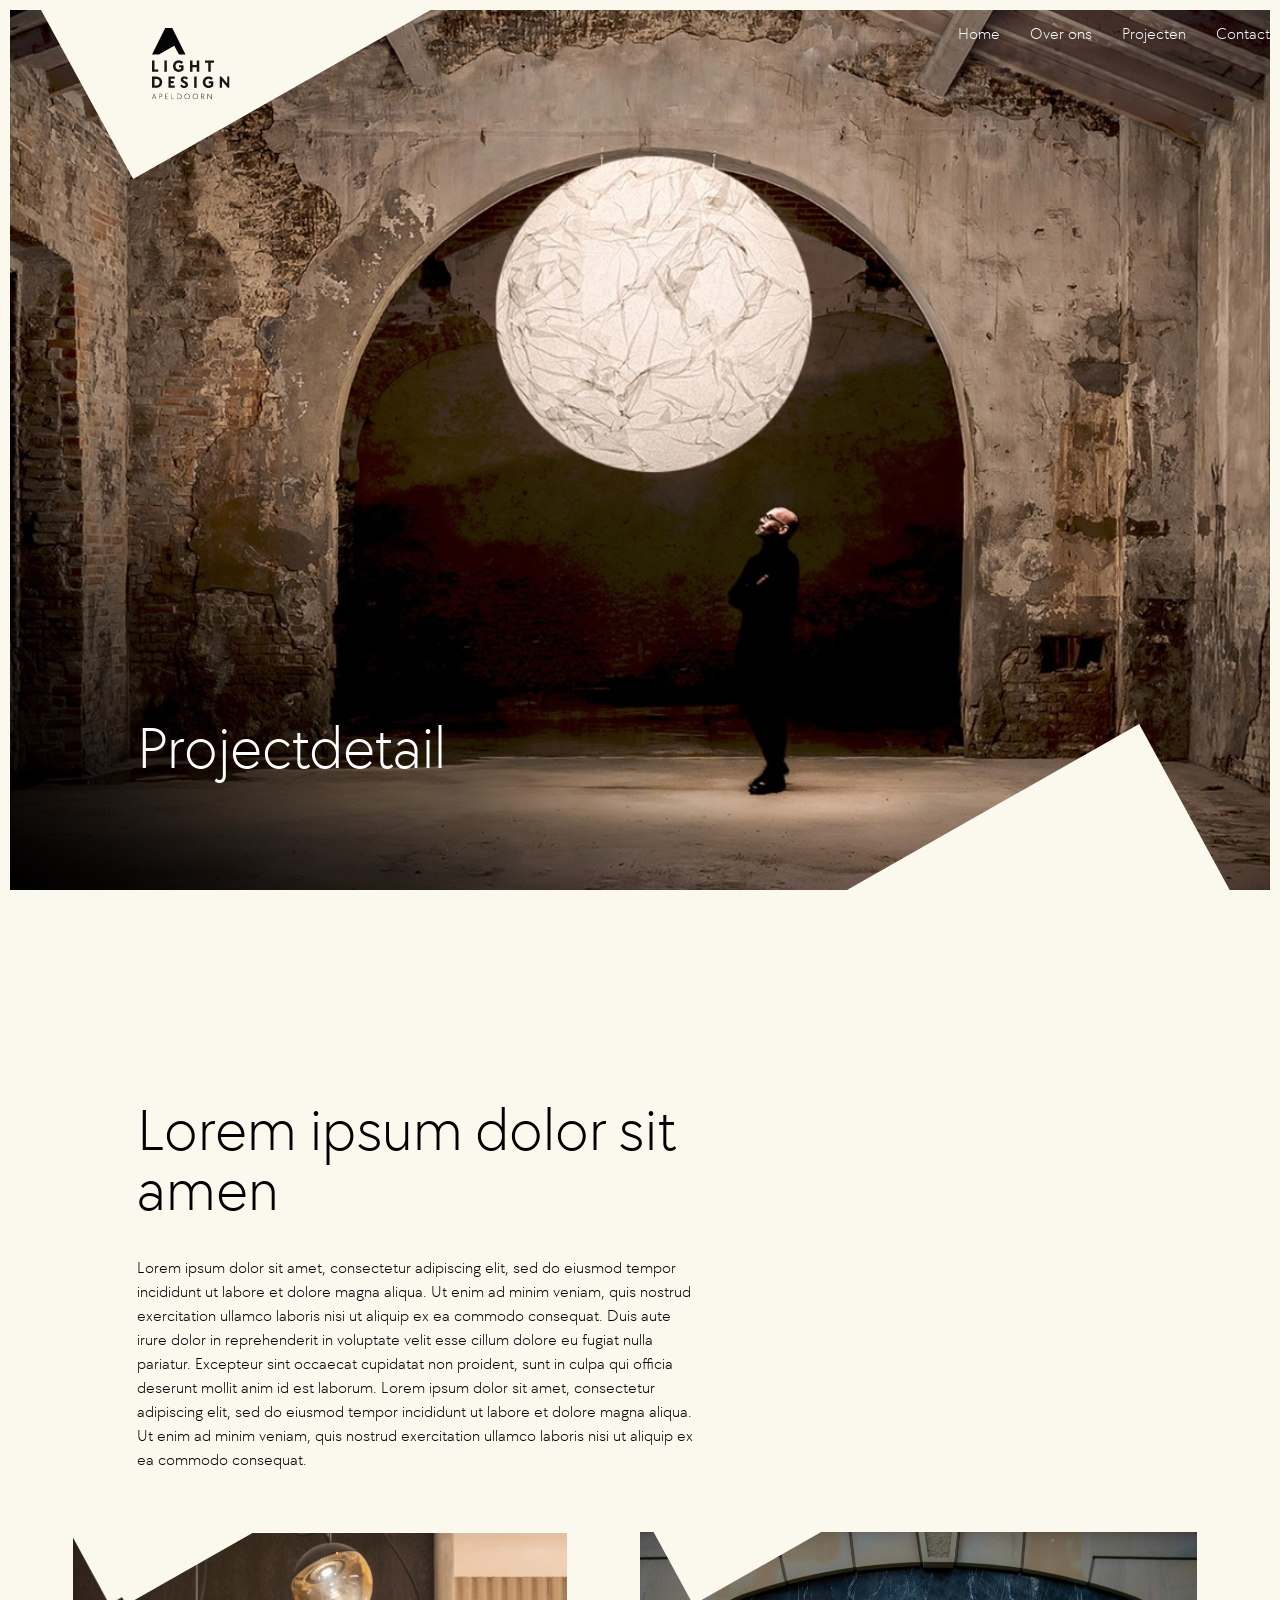
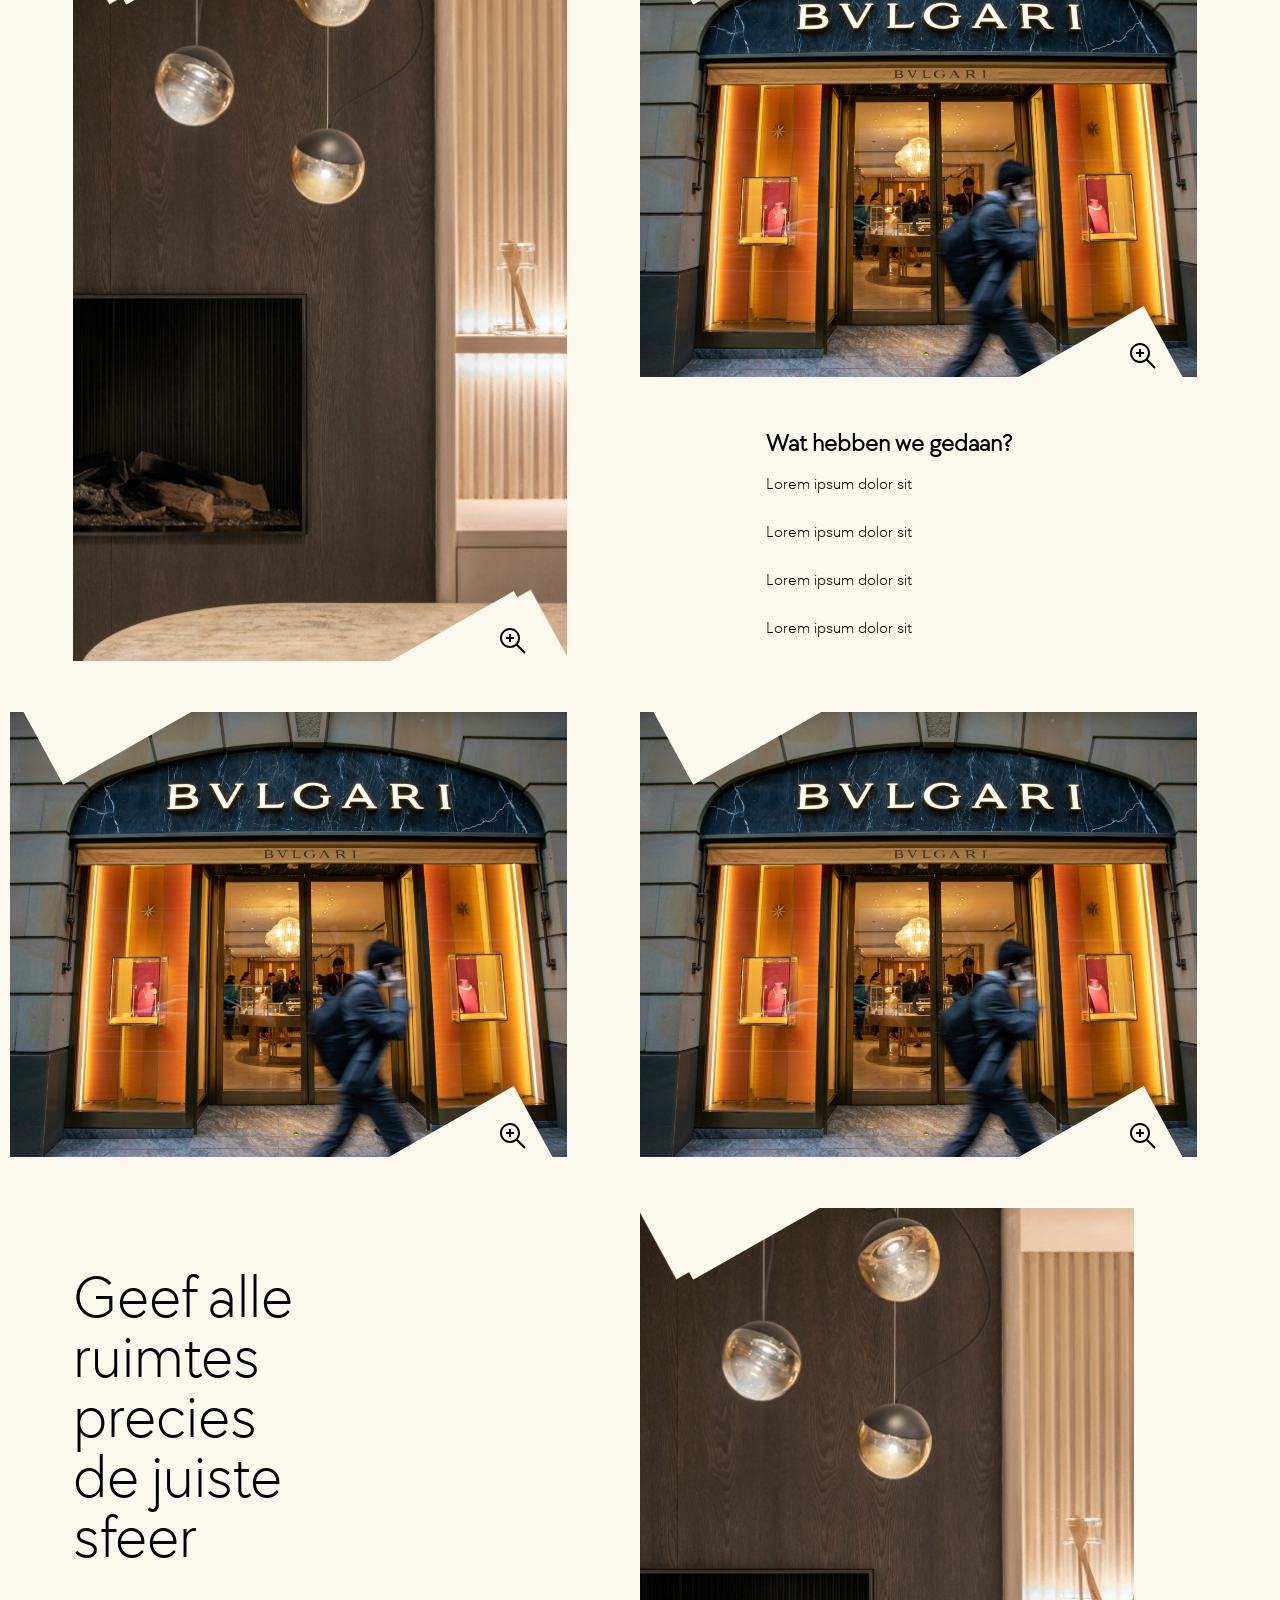
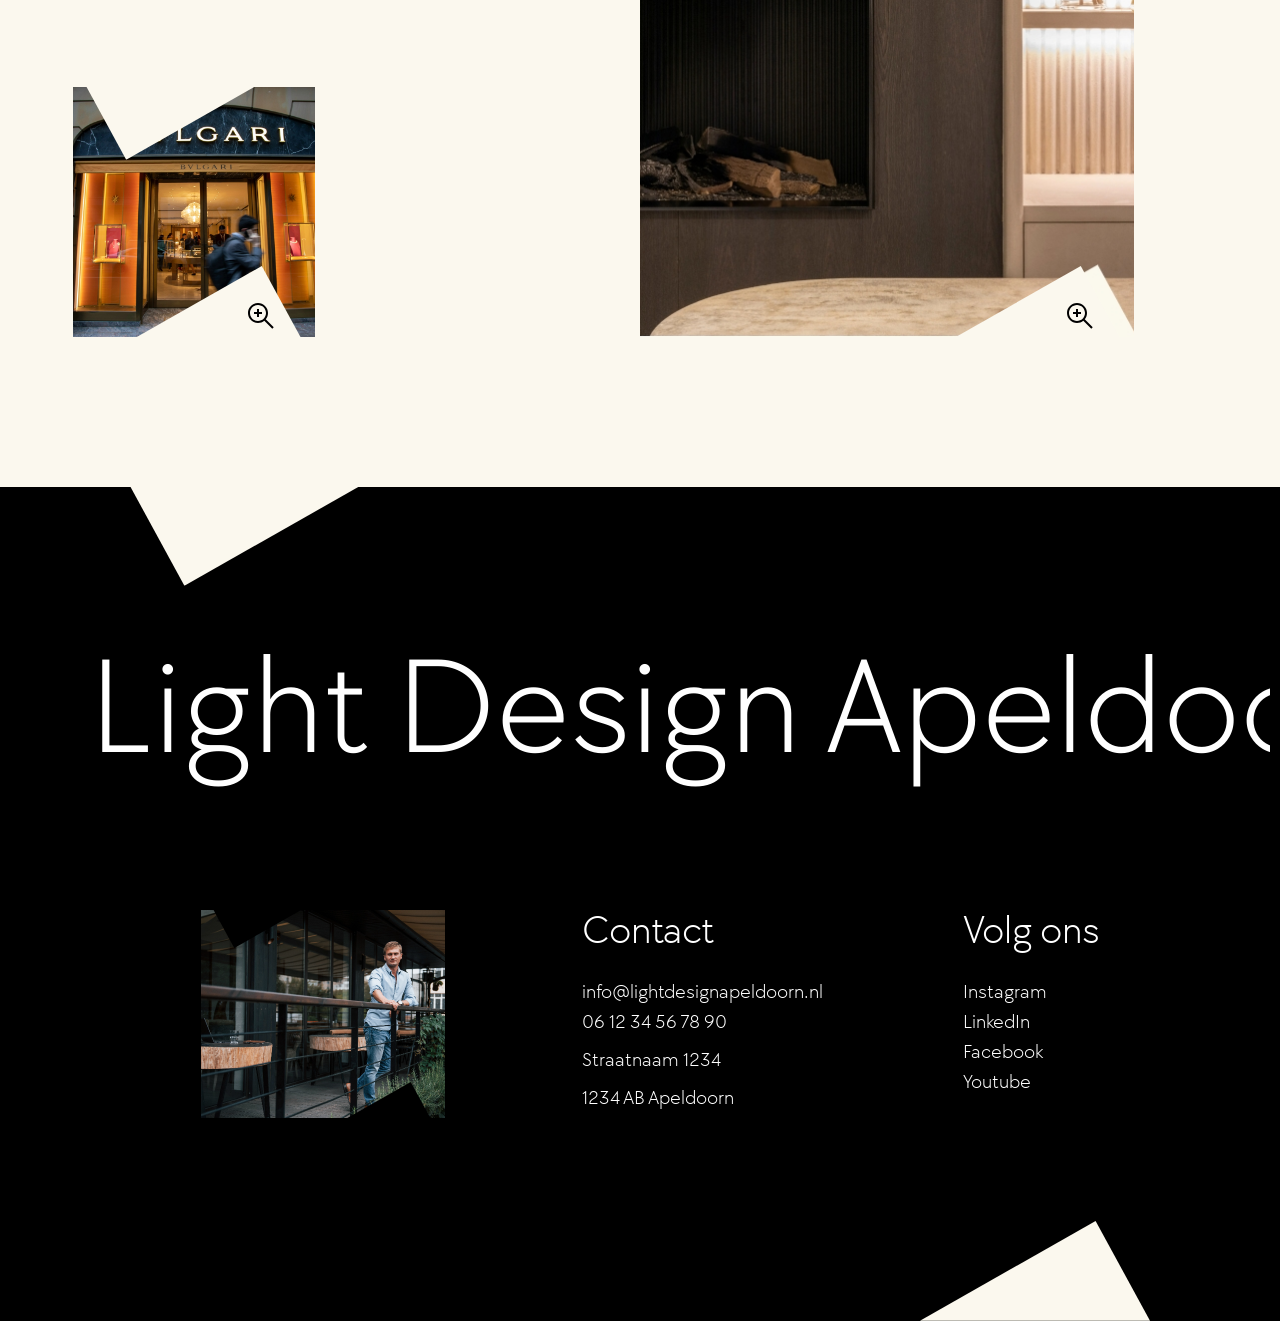
<file: projectdetails.html>
<!DOCTYPE html>
<html lang="en">
  <head>
    <meta charset="UTF-8" />
    <meta name="viewport" content="width=device-width, initial-scale=1.0" />
    <link rel="stylesheet" href="style.css" />
  
    <title>Light Design</title>
  </head>
  <body>
    
    <header>
      <div class="wrapper">
        <a class="logo" href="index.html">
          <svg class="shape-top" xmlns="http://www.w3.org/2000/svg" width="413.691"    height="179.454" viewBox="0 0 413.691 179.454">
            <path id="Path_262" data-name="Path 262" d="M315.835,0,0,179.453H413.691Z" transform="translate(0 0)" fill="#fbf8ee"/>
           </svg>
          <img src="images/logo.png" alt="image-logo">
        </a>
        <nav class="menu-large">
          <ul>
            <li><a href="index.html">Home</a></li>
            <li><a href="overview.html">Over ons</a></li>
            <li><a href="projects.html">Projecten</a></li>
            <li><a href="contact.html">Contact</a></li>
          </ul>
        </nav>  
      </div>
    </header>

    <section class="hero">
      <svg class="shape-bottom" xmlns="http://www.w3.org/2000/svg" width="413.691"    height="179.454" viewBox="0 0 413.691 179.454">
        <path id="Path_262" data-name="Path 262" d="M315.835,0,0,179.453H413.691Z" transform="translate(0 0)" fill="#fbf8ee"/>
       </svg>
      <div class="hero-image cover-image">
        
        <img src="images/cms/image-hero.jpg" alt="image-hero" />

      </div>
      <div class="wrapper">
      <div class="hero-text">
            <h1>Projectdetail</h1>
        </div>
      </div>
    </section>

    <section class="body-text">
      <div class="wrapper">
        <div class="text-container">
          <h2>Lorem ipsum dolor sit amen</h2>
          <p>Lorem ipsum dolor sit amet, consectetur adipiscing elit, sed do eiusmod tempor incididunt ut labore et dolore magna aliqua. Ut enim ad minim veniam, quis nostrud exercitation ullamco laboris nisi ut aliquip ex ea commodo consequat. Duis aute irure dolor in reprehenderit in voluptate velit esse cillum dolore eu fugiat nulla pariatur. Excepteur sint occaecat cupidatat non proident, sunt in culpa qui officia deserunt mollit anim id est laborum. Lorem ipsum dolor sit amet, consectetur adipiscing elit, sed do eiusmod tempor incididunt ut labore et dolore magna aliqua. Ut enim ad minim veniam, quis nostrud exercitation ullamco laboris nisi ut aliquip ex ea commodo consequat.</p>
        </div>
      </div>
    </section>

    <section class="projectdetails">
      <div class="wrapper">

        <div class="projectdetails-image-big tall cover-image">
          <svg class="shape-top" xmlns="http://www.w3.org/2000/svg" width="413.691"    height="179.454" viewBox="0 0 413.691 179.454">
            <path id="Path_262" data-name="Path 262" d="M315.835,0,0,179.453H413.691Z" transform="translate(0 0)" fill="#fbf8ee"/>
           </svg>
          <svg class="shape-bottom" xmlns="http://www.w3.org/2000/svg" width="413.691"    height="179.454" viewBox="0 0 413.691 179.454">
            <path id="Path_262" data-name="Path 262" d="M315.835,0,0,179.453H413.691Z" transform="translate(0 0)" fill="#fbf8ee"/>
           </svg>
           <svg class="zoom-icon" fill="#000000" viewBox="0 0 32 32" xmlns="http://www.w3.org/2000/svg" transform="matrix(-1, 0, 0, 1, 0, 0)">
            <g id="SVGRepo_bgCarrier" stroke-width="0"></g>
            <g id="SVGRepo_tracerCarrier" stroke-linecap="round" stroke-linejoin="round"></g>
            <g id="SVGRepo_iconCarrier">
                <path d="M 19 3 C 13.488281 3 9 7.488281 9 13 C 9 15.394531 9.839844 17.589844 11.25 19.3125 L 3.28125 27.28125 L 4.71875 28.71875 L 12.6875 20.75 C 14.410156 22.160156 16.605469 23 19 23 C 24.511719 23 29 18.511719 29 13 C 29 7.488281 24.511719 3 19 3 Z M 19 5 C 23.429688 5 27 8.570313 27 13 C 27 17.429688 23.429688 21 19 21 C 14.570313 21 11 17.429688 11 13 C 11 8.570313 14.570313 5 19 5 Z M 18 9 L 18 12 L 15 12 L 15 14 L 18 14 L 18 17 L 20 17 L 20 14 L 23 14 L 23 12 L 20 12 L 20 9 Z">
                </path>
            </g>
            </svg>
          <img src="images/cms/gallery-image-big.jpg" alt="image-body" />
        </div>
        <div class="projectdetails-image-medium start-11 cover-image">
          <svg class="shape-top" xmlns="http://www.w3.org/2000/svg" width="413.691"    height="179.454" viewBox="0 0 413.691 179.454">
            <path id="Path_262" data-name="Path 262" d="M315.835,0,0,179.453H413.691Z" transform="translate(0 0)" fill="#fbf8ee"/>
           </svg>
          <svg class="shape-bottom" xmlns="http://www.w3.org/2000/svg" width="413.691"    height="179.454" viewBox="0 0 413.691 179.454">
            <path id="Path_262" data-name="Path 262" d="M315.835,0,0,179.453H413.691Z" transform="translate(0 0)" fill="#fbf8ee"/>
           </svg>
           <svg class="zoom-icon" fill="#000000" viewBox="0 0 32 32" xmlns="http://www.w3.org/2000/svg" transform="matrix(-1, 0, 0, 1, 0, 0)">
            <g id="SVGRepo_bgCarrier" stroke-width="0"></g>
            <g id="SVGRepo_tracerCarrier" stroke-linecap="round" stroke-linejoin="round"></g>
            <g id="SVGRepo_iconCarrier">
                <path d="M 19 3 C 13.488281 3 9 7.488281 9 13 C 9 15.394531 9.839844 17.589844 11.25 19.3125 L 3.28125 27.28125 L 4.71875 28.71875 L 12.6875 20.75 C 14.410156 22.160156 16.605469 23 19 23 C 24.511719 23 29 18.511719 29 13 C 29 7.488281 24.511719 3 19 3 Z M 19 5 C 23.429688 5 27 8.570313 27 13 C 27 17.429688 23.429688 21 19 21 C 14.570313 21 11 17.429688 11 13 C 11 8.570313 14.570313 5 19 5 Z M 18 9 L 18 12 L 15 12 L 15 14 L 18 14 L 18 17 L 20 17 L 20 14 L 23 14 L 23 12 L 20 12 L 20 9 Z">
                </path>
            </g>
            </svg>
          <img src="images/cms/gallery-image-small.jpg" alt="image-body" />
        </div>
        <div class="projectdetails-text start-13">
          <h3>Wat hebben we gedaan?</h3>
          <p>Lorem ipsum dolor sit</p>
          <p>Lorem ipsum dolor sit</p>
          <p>Lorem ipsum dolor sit</p>
          <p>Lorem ipsum dolor sit</p>
        </div>
        <div class="projectdetails-image-medium  cover-image">
          <svg class="shape-top" xmlns="http://www.w3.org/2000/svg" width="413.691"    height="179.454" viewBox="0 0 413.691 179.454">
            <path id="Path_262" data-name="Path 262" d="M315.835,0,0,179.453H413.691Z" transform="translate(0 0)" fill="#fbf8ee"/>
           </svg>
          <svg class="shape-bottom" xmlns="http://www.w3.org/2000/svg" width="413.691"    height="179.454" viewBox="0 0 413.691 179.454">
            <path id="Path_262" data-name="Path 262" d="M315.835,0,0,179.453H413.691Z" transform="translate(0 0)" fill="#fbf8ee"/>
           </svg>
           <svg class="zoom-icon" fill="#000000" viewBox="0 0 32 32" xmlns="http://www.w3.org/2000/svg" transform="matrix(-1, 0, 0, 1, 0, 0)">
            <g id="SVGRepo_bgCarrier" stroke-width="0"></g>
            <g id="SVGRepo_tracerCarrier" stroke-linecap="round" stroke-linejoin="round"></g>
            <g id="SVGRepo_iconCarrier">
                <path d="M 19 3 C 13.488281 3 9 7.488281 9 13 C 9 15.394531 9.839844 17.589844 11.25 19.3125 L 3.28125 27.28125 L 4.71875 28.71875 L 12.6875 20.75 C 14.410156 22.160156 16.605469 23 19 23 C 24.511719 23 29 18.511719 29 13 C 29 7.488281 24.511719 3 19 3 Z M 19 5 C 23.429688 5 27 8.570313 27 13 C 27 17.429688 23.429688 21 19 21 C 14.570313 21 11 17.429688 11 13 C 11 8.570313 14.570313 5 19 5 Z M 18 9 L 18 12 L 15 12 L 15 14 L 18 14 L 18 17 L 20 17 L 20 14 L 23 14 L 23 12 L 20 12 L 20 9 Z">
                </path>
            </g>
            </svg>
          <img src="images/cms/gallery-image-small.jpg" alt="image-body" />
        </div>
        <div class="projectdetails-image-medium start-11 cover-image">
          <svg class="shape-top" xmlns="http://www.w3.org/2000/svg" width="413.691"    height="179.454" viewBox="0 0 413.691 179.454">
            <path id="Path_262" data-name="Path 262" d="M315.835,0,0,179.453H413.691Z" transform="translate(0 0)" fill="#fbf8ee"/>
           </svg>
          <svg class="shape-bottom" xmlns="http://www.w3.org/2000/svg" width="413.691"    height="179.454" viewBox="0 0 413.691 179.454">
            <path id="Path_262" data-name="Path 262" d="M315.835,0,0,179.453H413.691Z" transform="translate(0 0)" fill="#fbf8ee"/>
           </svg>
           <svg class="zoom-icon" fill="#000000" viewBox="0 0 32 32" xmlns="http://www.w3.org/2000/svg" transform="matrix(-1, 0, 0, 1, 0, 0)">
            <g id="SVGRepo_bgCarrier" stroke-width="0"></g>
            <g id="SVGRepo_tracerCarrier" stroke-linecap="round" stroke-linejoin="round"></g>
            <g id="SVGRepo_iconCarrier">
                <path d="M 19 3 C 13.488281 3 9 7.488281 9 13 C 9 15.394531 9.839844 17.589844 11.25 19.3125 L 3.28125 27.28125 L 4.71875 28.71875 L 12.6875 20.75 C 14.410156 22.160156 16.605469 23 19 23 C 24.511719 23 29 18.511719 29 13 C 29 7.488281 24.511719 3 19 3 Z M 19 5 C 23.429688 5 27 8.570313 27 13 C 27 17.429688 23.429688 21 19 21 C 14.570313 21 11 17.429688 11 13 C 11 8.570313 14.570313 5 19 5 Z M 18 9 L 18 12 L 15 12 L 15 14 L 18 14 L 18 17 L 20 17 L 20 14 L 23 14 L 23 12 L 20 12 L 20 9 Z">
                </path>
            </g>
            </svg>
          <img src="images/cms/gallery-image-small.jpg" alt="image-body" />
        </div>
        <div class="projectdetails-text-image cover-image">
          <h2>Geef alle ruimtes precies de juiste sfeer</h2>
          <div class="projectdetails-text-image-image cover-image">
            <svg class="shape-top" xmlns="http://www.w3.org/2000/svg" width="413.691"    height="179.454" viewBox="0 0 413.691 179.454">
              <path id="Path_262" data-name="Path 262" d="M315.835,0,0,179.453H413.691Z" transform="translate(0 0)" fill="#fbf8ee"/>
             </svg>
            <svg class="shape-bottom" xmlns="http://www.w3.org/2000/svg" width="413.691"    height="179.454" viewBox="0 0 413.691 179.454">
              <path id="Path_262" data-name="Path 262" d="M315.835,0,0,179.453H413.691Z" transform="translate(0 0)" fill="#fbf8ee"/>
             </svg>
             <svg class="zoom-icon" fill="#000000" viewBox="0 0 32 32" xmlns="http://www.w3.org/2000/svg" transform="matrix(-1, 0, 0, 1, 0, 0)">
              <g id="SVGRepo_bgCarrier" stroke-width="0"></g>
              <g id="SVGRepo_tracerCarrier" stroke-linecap="round" stroke-linejoin="round"></g>
              <g id="SVGRepo_iconCarrier">
                  <path d="M 19 3 C 13.488281 3 9 7.488281 9 13 C 9 15.394531 9.839844 17.589844 11.25 19.3125 L 3.28125 27.28125 L 4.71875 28.71875 L 12.6875 20.75 C 14.410156 22.160156 16.605469 23 19 23 C 24.511719 23 29 18.511719 29 13 C 29 7.488281 24.511719 3 19 3 Z M 19 5 C 23.429688 5 27 8.570313 27 13 C 27 17.429688 23.429688 21 19 21 C 14.570313 21 11 17.429688 11 13 C 11 8.570313 14.570313 5 19 5 Z M 18 9 L 18 12 L 15 12 L 15 14 L 18 14 L 18 17 L 20 17 L 20 14 L 23 14 L 23 12 L 20 12 L 20 9 Z">
                  </path>
              </g>
              </svg>
            <img src="images/cms/gallery-image-small.jpg" alt="image-body" />
          </div>   
        </div>
        <div class="projectdetails-image-big tall start-11 cover-image">
          <svg class="shape-top" xmlns="http://www.w3.org/2000/svg" width="413.691"    height="179.454" viewBox="0 0 413.691 179.454">
            <path id="Path_262" data-name="Path 262" d="M315.835,0,0,179.453H413.691Z" transform="translate(0 0)" fill="#fbf8ee"/>
           </svg>
          <svg class="shape-bottom" xmlns="http://www.w3.org/2000/svg" width="413.691"    height="179.454" viewBox="0 0 413.691 179.454">
            <path id="Path_262" data-name="Path 262" d="M315.835,0,0,179.453H413.691Z" transform="translate(0 0)" fill="#fbf8ee"/>
           </svg>
           <svg class="zoom-icon" fill="#000000" viewBox="0 0 32 32" xmlns="http://www.w3.org/2000/svg" transform="matrix(-1, 0, 0, 1, 0, 0)">
            <g id="SVGRepo_bgCarrier" stroke-width="0"></g>
            <g id="SVGRepo_tracerCarrier" stroke-linecap="round" stroke-linejoin="round"></g>
            <g id="SVGRepo_iconCarrier">
                <path d="M 19 3 C 13.488281 3 9 7.488281 9 13 C 9 15.394531 9.839844 17.589844 11.25 19.3125 L 3.28125 27.28125 L 4.71875 28.71875 L 12.6875 20.75 C 14.410156 22.160156 16.605469 23 19 23 C 24.511719 23 29 18.511719 29 13 C 29 7.488281 24.511719 3 19 3 Z M 19 5 C 23.429688 5 27 8.570313 27 13 C 27 17.429688 23.429688 21 19 21 C 14.570313 21 11 17.429688 11 13 C 11 8.570313 14.570313 5 19 5 Z M 18 9 L 18 12 L 15 12 L 15 14 L 18 14 L 18 17 L 20 17 L 20 14 L 23 14 L 23 12 L 20 12 L 20 9 Z">
                </path>
            </g>
            </svg>
          <img src="images/cms/gallery-image-big.jpg" alt="image-body" />
        </div>
      </div>
    </section>
    
    <footer>
      <svg class="shape-top" xmlns="http://www.w3.org/2000/svg" width="413.691"    height="179.454" viewBox="0 0 413.691 179.454">
        <path id="Path_262" data-name="Path 262" d="M315.835,0,0,179.453H413.691Z" transform="translate(0 0)" fill="#fbf8ee"/>
       </svg>
      <svg class="shape-bottom" xmlns="http://www.w3.org/2000/svg" width="413.691"    height="179.454" viewBox="0 0 413.691 179.454">
        <path id="Path_262" data-name="Path 262" d="M315.835,0,0,179.453H413.691Z" transform="translate(0 0)" fill="#fbf8ee"/>
       </svg>
      <div class="wrapper ">
        <h1>Light Design Apeldoorn</h1>
        <div class="footer-content">
          <div class="footer-image cover-image">
            <svg class="shape-top" xmlns="http://www.w3.org/2000/svg" width="413.691"    height="179.454" viewBox="0 0 413.691 179.454">
              <path id="Path_262" data-name="Path 262" d="M315.835,0,0,179.453H413.691Z" transform="translate(0 0)" fill="#fbf8ee"/>
             </svg>
            <svg class="shape-bottom" xmlns="http://www.w3.org/2000/svg" width="413.691"    height="179.454" viewBox="0 0 413.691 179.454">
              <path id="Path_262" data-name="Path 262" d="M315.835,0,0,179.453H413.691Z" transform="translate(0 0)" fill="#fbf8ee"/>
             </svg>
            <img src="images/cms/image-body.png" alt="">
          </div>
          <div class="footer-adress">
            <h3>Contact</h3>
            <a href="#">info@lightdesignapeldoorn.nl </a>
            <p> 06 12 34 56 78 90 </p>
            <p>Straatnaam 1234 </p>
            <p>1234 AB Apeldoorn </p>
          </div>
          <div class="footer-social">
            <h3>Volg ons</h3>
            <ul>
              <li> <a href="#">Instagram</a></li>
              <li> <a href="#">LinkedIn</a></li>
              <li> <a href="#">Facebook</a></li>
              <li> <a href="#">Youtube</a></li>
            </ul>
          </div>

        </div>
      </div>
    </footer>
    <script src="js/script.js"></script>
  </body>
</html>
</file>
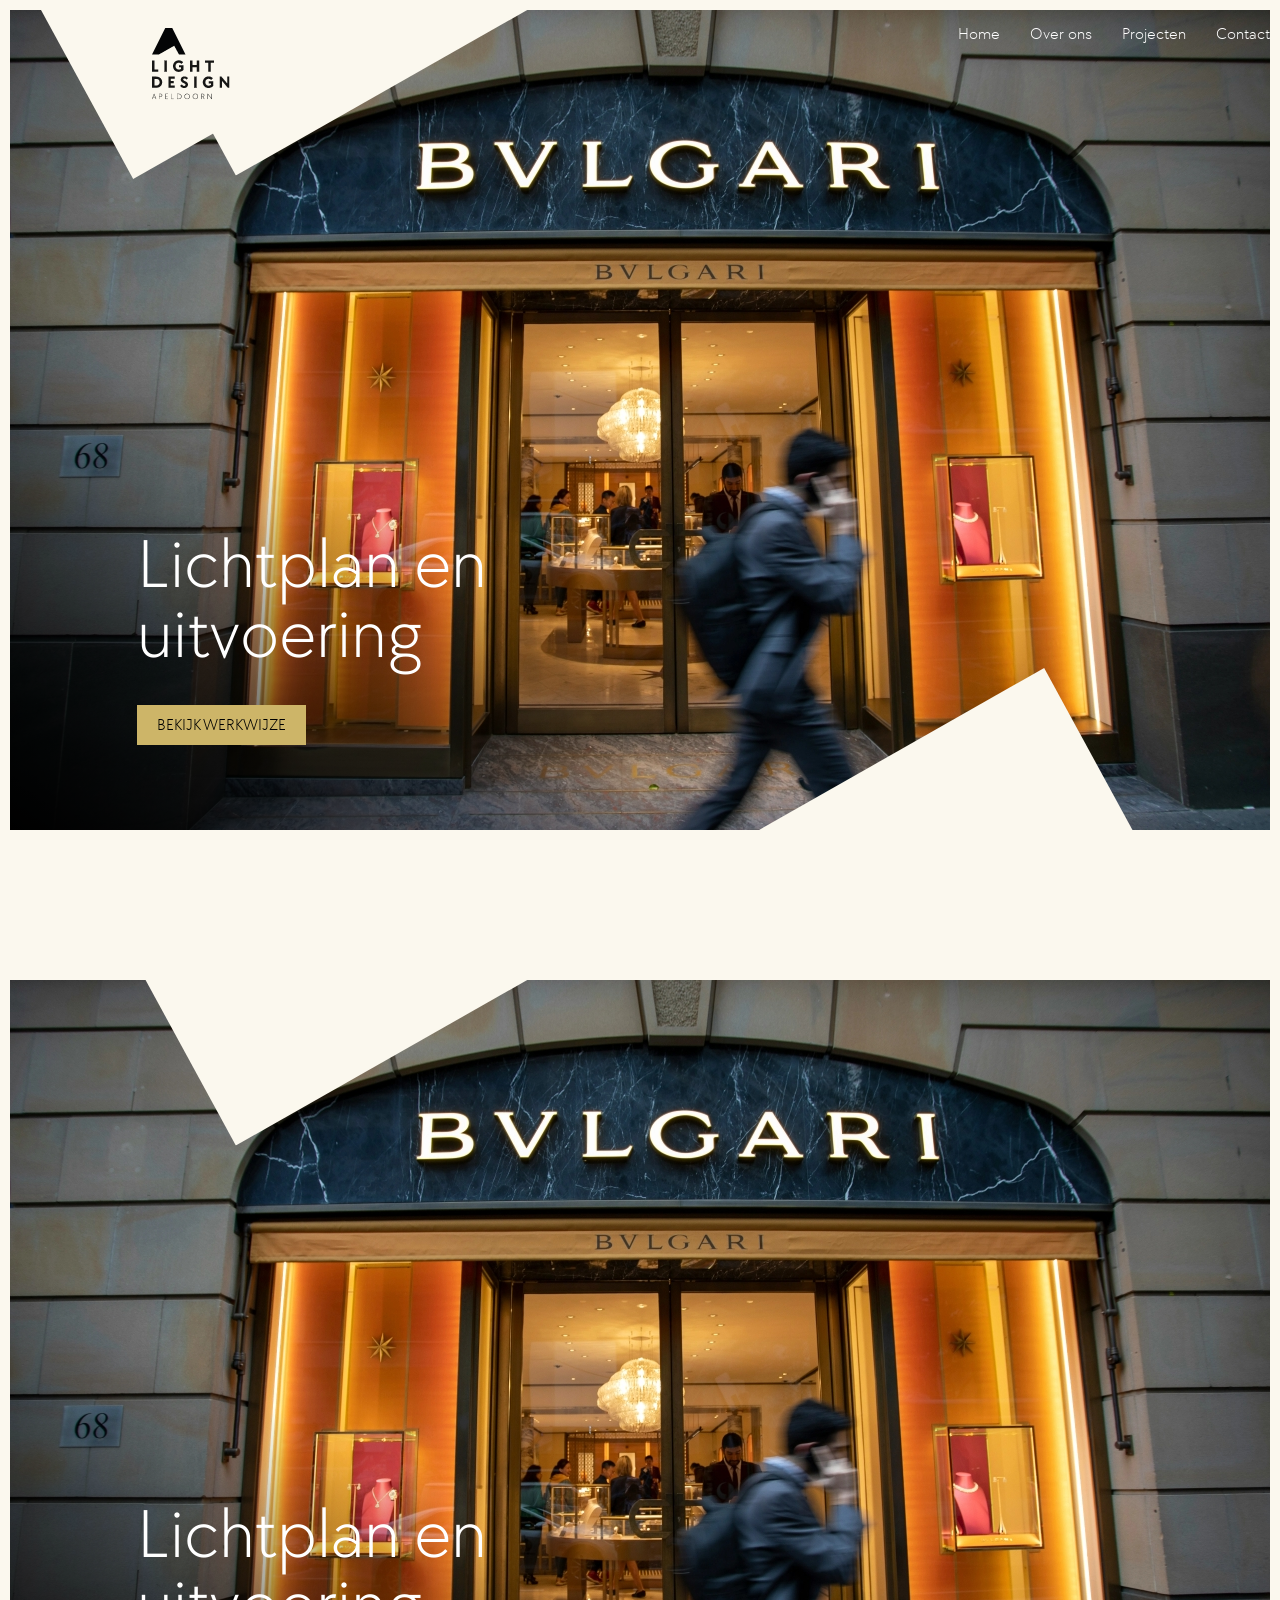
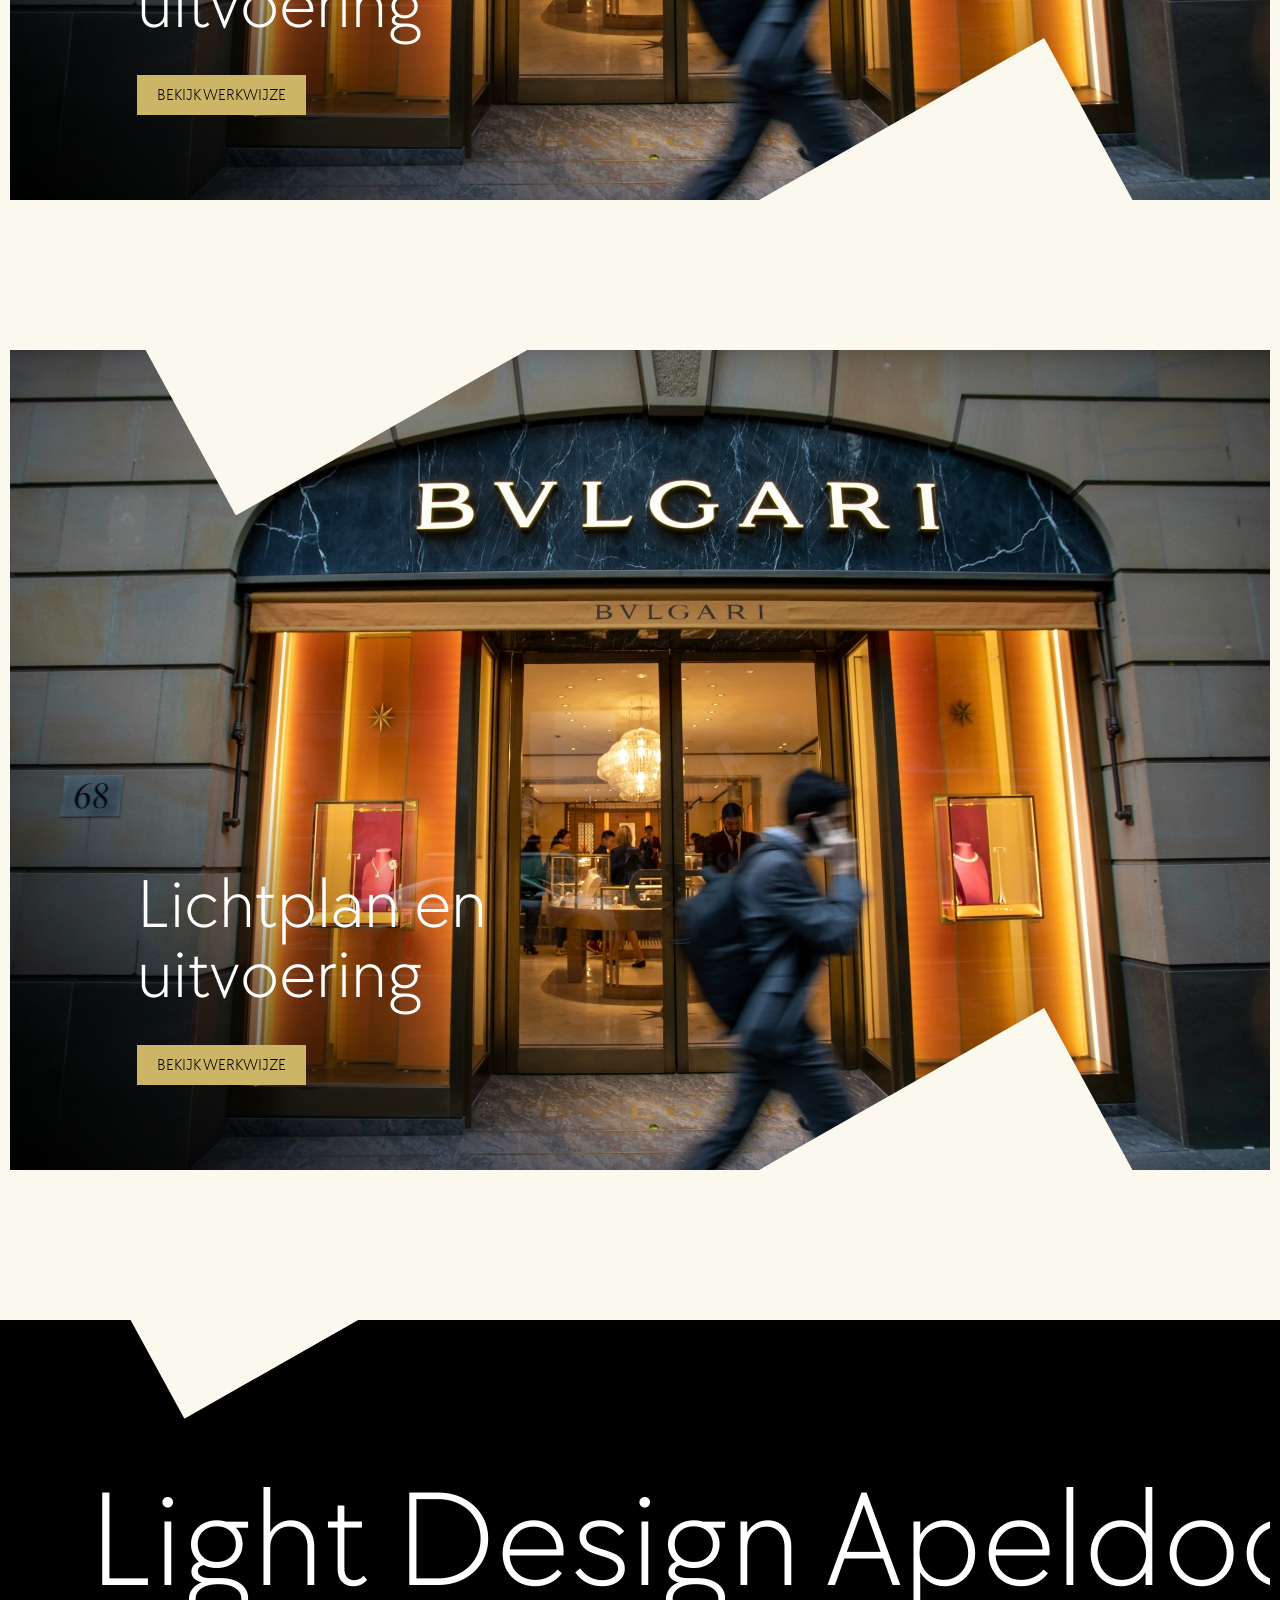
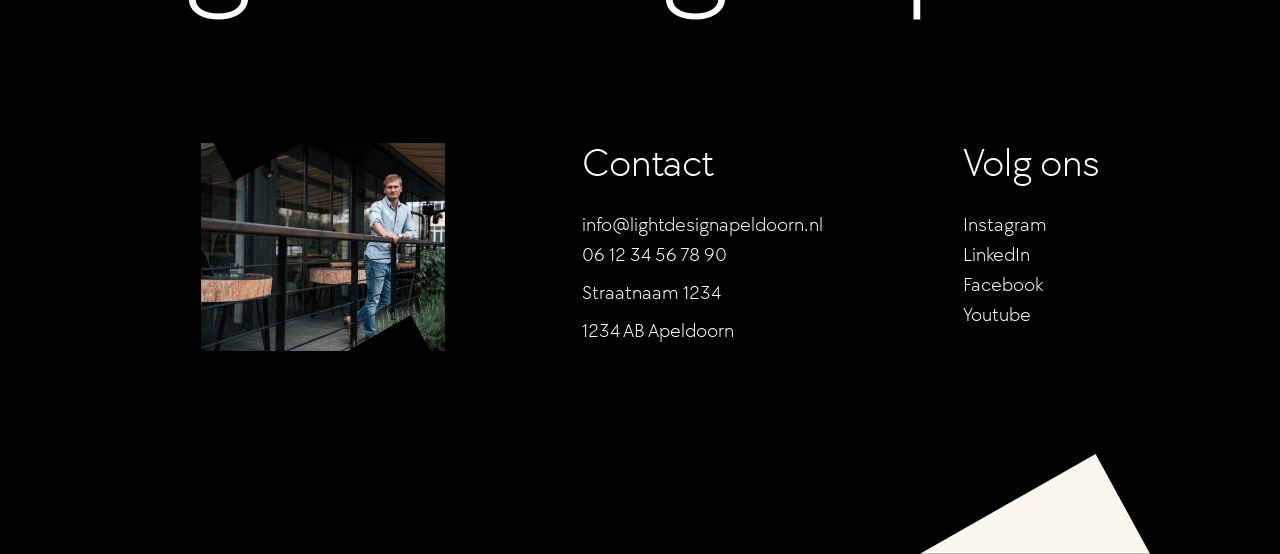
<file: projects.html>
<!DOCTYPE html>
<html lang="en">
  <head>
    <meta charset="UTF-8" />
    <meta name="viewport" content="width=device-width, initial-scale=1.0" />
    <link rel="stylesheet" href="style.css" />
  
    <title>Light Design</title>
  </head>
  <body>

    <header>
      <div class="wrapper">

        <a class="logo" href="index.html">
          <svg class="shape-top" xmlns="http://www.w3.org/2000/svg" width="413.691"    height="179.454" viewBox="0 0 413.691 179.454">
            <path id="Path_262" data-name="Path 262" d="M315.835,0,0,179.453H413.691Z" transform="translate(0 0)" fill="#fbf8ee"/>
           </svg>
          <img src="images/logo.png" alt="image-logo">
        </a>
        <nav class="menu-large">
          <ul>
            <li><a href="index.html">Home</a></li>
            <li><a href="overview.html">Over ons</a></li>
            <li><a href="projects.html">Projecten</a></li>
            <li><a href="contact.html">Contact</a></li>
          </ul>
        </nav>  
      </div>
    </header>

    <section class="overview-project">  
      <svg class="shape-top" xmlns="http://www.w3.org/2000/svg" width="413.691"    height="179.454" viewBox="0 0 413.691 179.454">
        <path id="Path_262" data-name="Path 262" d="M315.835,0,0,179.453H413.691Z" transform="translate(0 0)" fill="#fbf8ee"/>
       </svg>
      <svg class="shape-bottom" xmlns="http://www.w3.org/2000/svg" width="413.691"    height="179.454" viewBox="0 0 413.691 179.454">
        <path id="Path_262" data-name="Path 262" d="M315.835,0,0,179.453H413.691Z" transform="translate(0 0)" fill="#fbf8ee"/>
       </svg>
      <div class="overview-project-image cover-image">
        <img src="images/cms/gallery-image-small.jpg" alt="">
      </div>
      <div class="wrapper">
      <div class="overview-project-text">
            <h1>Lichtplan en uitvoering</h1>
            <a class="btn btn-brown" href="projectdetails.html">BEKIJK WERKWIJZE</a>
        </div>
      </div>
    </section>    <section class="overview-project">  
      <svg class="shape-top" xmlns="http://www.w3.org/2000/svg" width="413.691"    height="179.454" viewBox="0 0 413.691 179.454">
        <path id="Path_262" data-name="Path 262" d="M315.835,0,0,179.453H413.691Z" transform="translate(0 0)" fill="#fbf8ee"/>
       </svg>
      <svg class="shape-bottom" xmlns="http://www.w3.org/2000/svg" width="413.691"    height="179.454" viewBox="0 0 413.691 179.454">
        <path id="Path_262" data-name="Path 262" d="M315.835,0,0,179.453H413.691Z" transform="translate(0 0)" fill="#fbf8ee"/>
       </svg>
      <div class="overview-project-image cover-image">
        <img src="images/cms/gallery-image-small.jpg" alt="">
      </div>
      <div class="wrapper">
      <div class="overview-project-text">
            <h1>Lichtplan en uitvoering</h1>
            <a class="btn btn-brown" href="projectdetails.html">BEKIJK WERKWIJZE</a>
        </div>
      </div>
    </section>    <section class="overview-project">  
      <svg class="shape-top" xmlns="http://www.w3.org/2000/svg" width="413.691"    height="179.454" viewBox="0 0 413.691 179.454">
        <path id="Path_262" data-name="Path 262" d="M315.835,0,0,179.453H413.691Z" transform="translate(0 0)" fill="#fbf8ee"/>
       </svg>
      <svg class="shape-bottom" xmlns="http://www.w3.org/2000/svg" width="413.691"    height="179.454" viewBox="0 0 413.691 179.454">
        <path id="Path_262" data-name="Path 262" d="M315.835,0,0,179.453H413.691Z" transform="translate(0 0)" fill="#fbf8ee"/>
       </svg>
      <div class="overview-project-image cover-image">
        <img src="images/cms/gallery-image-small.jpg" alt="">
      </div>
      <div class="wrapper">
      <div class="overview-project-text">
            <h1>Lichtplan en uitvoering</h1>
            <a class="btn btn-brown" href="projectdetails.html">BEKIJK WERKWIJZE</a>
        </div>
      </div>
    </section>
    
    <footer>
      <svg class="shape-top" xmlns="http://www.w3.org/2000/svg" width="413.691"    height="179.454" viewBox="0 0 413.691 179.454">
        <path id="Path_262" data-name="Path 262" d="M315.835,0,0,179.453H413.691Z" transform="translate(0 0)" fill="#fbf8ee"/>
       </svg>
      <svg class="shape-bottom" xmlns="http://www.w3.org/2000/svg" width="413.691"    height="179.454" viewBox="0 0 413.691 179.454">
        <path id="Path_262" data-name="Path 262" d="M315.835,0,0,179.453H413.691Z" transform="translate(0 0)" fill="#fbf8ee"/>
       </svg>
      <div class="wrapper ">
        <h1>Light Design Apeldoorn</h1>
        <div class="footer-content">
          <div class="footer-image cover-image">
            <svg class="shape-top" xmlns="http://www.w3.org/2000/svg" width="413.691"    height="179.454" viewBox="0 0 413.691 179.454">
              <path id="Path_262" data-name="Path 262" d="M315.835,0,0,179.453H413.691Z" transform="translate(0 0)" fill="#fbf8ee"/>
             </svg>
            <svg class="shape-bottom" xmlns="http://www.w3.org/2000/svg" width="413.691"    height="179.454" viewBox="0 0 413.691 179.454">
              <path id="Path_262" data-name="Path 262" d="M315.835,0,0,179.453H413.691Z" transform="translate(0 0)" fill="#fbf8ee"/>
             </svg>
            <img src="images/cms/image-body.png" alt="">
          </div>
          <div class="footer-adress">
            <h3>Contact</h3>
            <a href="#">info@lightdesignapeldoorn.nl </a>
            <p> 06 12 34 56 78 90 </p>
            <p>Straatnaam 1234 </p>
            <p>1234 AB Apeldoorn </p>
          </div>
          <div class="footer-social">
            <h3>Volg ons</h3>
            <ul>
              <li> <a href="#">Instagram</a></li>
              <li> <a href="#">LinkedIn</a></li>
              <li> <a href="#">Facebook</a></li>
              <li> <a href="#">Youtube</a></li>
            </ul>
          </div>

        </div>
      </div>
    </footer>
    <script src="js/script.js"></script>
  </body>
</html>
</file>
<file: style.css>
﻿/*!
Theme Name: GS custom Theme
Author: GrowSkills
Author URI: https://growskills.nl/
Description: Custom developed theme.
Text Domain: starter-theme
Version: 1
*/@font-face{font-family:"bold";src:url(/fonts/TTChocolatesTrialBold.ttf)}@font-face{font-family:"light";src:url(/fonts/TTChocolatesTrialLight.ttf)}html{line-height:1.75rem;font-size:1rem;font-weight:400;font-family:light,sans-serif;-webkit-font-smoothing:antialiased;-webkit-tap-highlight-color:rgba(0,0,0,0);-moz-osx-font-smoothing:grayscale;-webkit-text-size-adjust:100%;box-sizing:border-box;scroll-behavior:smooth}*{margin:0;padding:0}body{min-height:100vh;color:#000;background-color:#fbf8ee}#site-container{position:relative;overflow:hidden}#content-container>section:first-child{margin-top:50px}@media(min-width: 60rem){#content-container>section:first-child{margin-top:118px}}.cover-image{position:relative;width:100%}.cover-image>img{display:block;width:100%;height:100%;position:absolute;left:0;top:0;object-fit:cover}.wrapper{position:relative;width:calc(100% - 20px);max-width:86.875rem;margin:0 auto;display:grid;grid-template-columns:repeat(12, 1fr);grid-gap:50px 10px;gap:50px 10px}@media(min-width: 48rem){.wrapper{display:grid;grid-template-columns:repeat(20, 1fr);grid-gap:50px 10px;gap:50px 10px}}.with-margin{margin:2rem 0}@media(min-width: 48rem){.with-margin{margin:3rem 0}}@media(min-width: 60rem){.with-margin{margin:4rem 0}}@media(min-width: 90rem){.with-margin{margin:8rem 0}}.with-padding{padding:52px 0}@media(min-width: 48rem){.with-padding{padding:51px 0}}@media(min-width: 60rem){.with-padding{padding:5.75rem 0}}h1,h2,h3,h4{font-family:light,sans-serif;line-height:1;color:#000}h2,h3,h4{margin-bottom:0.625rem}h1{font-size:2.25rem;margin-bottom:1.5625rem;line-height:1;color:#fff;font-weight:300}@media(min-width: 60rem){h1{font-size:3.75rem;margin-bottom:2.25rem}}h2{font-size:2rem;line-height:1;font-weight:400;margin-bottom:1.5625rem}@media(min-width: 48rem){h2{font-size:2.5rem}}@media(min-width: 60rem){h2{font-size:3.75rem;margin-bottom:2.25rem}}h3{font-size:1.5rem;margin-bottom:0.9375rem}h4{font-size:1.375rem}b,strong{font-weight:700}em{font-style:italic}p{margin-bottom:20px}.text-container{padding:60px 0;grid-column-start:1;display:grid;grid-template-columns:repeat(12, 1fr);grid-gap:50px 10px;gap:50px 10px;grid-column-end:span 12}@media(min-width: 48rem){.text-container{grid-column-end:span 20;display:grid;grid-template-columns:repeat(20, 1fr);grid-gap:0rem 10px;gap:0rem 10px}}.text-container h1,.text-container h2,.text-container h3,.text-container h4,.text-container h5,.text-container h6{grid-column-start:2;grid-column-end:span 12}@media(min-width: 48rem){.text-container h1,.text-container h2,.text-container h3,.text-container h4,.text-container h5,.text-container h6{grid-column-start:3;grid-column-end:span 11}}.text-container p,.text-container ul,.text-container ol,.text-container blockquote,.text-container .embed-container,.text-container .wp-caption{line-height:1.5rem;max-width:100%;margin:0 0.3125rem 1.25rem 0;grid-column-start:2;grid-column-end:span 11}@media(min-width: 48rem){.text-container p,.text-container ul,.text-container ol,.text-container blockquote,.text-container .embed-container,.text-container .wp-caption{grid-column-start:3;grid-column-end:span 9}}@media(min-width: 60rem){.text-container p:last-child,.text-container ul:last-child,.text-container ol:last-child,.text-container blockquote:last-child,.text-container .embed-container:last-child,.text-container .wp-caption:last-child{margin-bottom:0}}.text-container ul,.text-container ol{position:relative;list-style:none}.text-container ul li:not(.gfield),.text-container ol li:not(.gfield){padding-left:1.25em}.text-container ul li:not(.gfield)::before,.text-container ol li:not(.gfield)::before{position:absolute;text-indent:-1.25em}.text-container ul li:not(.gfield)::before{content:"•"}.text-container ol{counter-reset:ol-counter}.text-container ol li{counter-increment:ol-counter}.text-container ol li::before{content:counter(ol-counter) "."}.text-container a:not(.btn):hover{color:#000}.text-container p:has(img){max-width:100%;position:relative;height:350px;margin:40px 0 60px 0;grid-column-start:2;grid-column-end:span 11}@media(min-width: 48rem){.text-container p:has(img){height:558px;grid-column-start:6;grid-column-end:span 13}}.text-container p:has(img)>img{width:100%;height:100%;object-fit:cover}.text-container p:has(img)::before{content:"";position:absolute;top:0;width:167.18px;left:10px;height:68px;background:url("images/shape-bottom.svg") no-repeat 0 0;z-index:3;transform:scale(-1)}.text-container p:has(img)::after{content:"";position:absolute;bottom:0;right:10px;width:167.18px;height:68px;background:url("images/shape-bottom.svg") no-repeat 0 0;z-index:5}.text-container blockquote{padding-left:1em;font-size:1.4em;line-height:1.2;border-left:.1rem solid currentColor}.text-container .body-text-btn{grid-column-start:2;grid-column-end:span 5}@media(min-width: 48rem){.text-container .body-text-btn{grid-column-start:3;grid-column-end:span 3}}.btn{transition:padding .3s ease-in-out;position:relative;font-family:bold,sans-serif;font-size:1rem;display:inline-block;background-color:#ba5d01;color:#fff;padding:0.75rem 1.25rem 0.75rem 1.25rem;text-decoration:none;line-height:1;overflow:hidden;z-index:1}.btn::before{position:absolute;content:"";top:50%;right:5px;width:35px;height:19px;transform:translate(-50%, -50%)}.btn{transition:all .2s ease-in-out}.btn-brown{font-family:light,sans-serif;background-color:#cdb568;color:#000;transition:all .2s ease-in-out;border:1px solid #cdb568;padding:0.6875rem 1.1875rem 0.6875rem 1.1875rem}.btn-brown:hover{background-color:rgba(0,0,0,0)}form{position:relative;max-width:43.75rem}form input[type=text]{background:#fff;height:3.75rem;padding:1.25rem 1.875rem;border-radius:1.875rem}form input[type=text]::-webkit-input-placeholder{color:rgba(0,0,0,.6);font-weight:400}form input[type=text]:-moz-placeholder{color:rgba(0,0,0,.6);font-weight:400}form input[type=text]::-moz-placeholder{color:rgba(0,0,0,.6);font-weight:400}form input[type=text]:-ms-input-placeholder{color:rgba(0,0,0,.6);font-weight:400}form input[type=submit]{position:absolute;top:0;right:0;background:#000;height:3.75rem;border-radius:1.875rem;color:#fff;font-weight:800;padding:0 1.875rem;text-transform:uppercase}form input[type=submit]:hover{cursor:pointer}header{position:fixed;top:0;left:0;height:80px;z-index:100;width:100%;transition:all .3s ease-in-out}header.fixed{background-color:#fbf8ee;box-shadow:0 2px 4px rgba(0,0,0,.1)}header.fixed .menu-large{transition:all .3s ease-in-out;margin-top:30px}header.fixed .menu-large ul li a{color:#000}.menu-large{display:none;margin-top:20px}@media(min-width: 48rem){.menu-large{display:block;grid-column-start:10;grid-column-end:span 11;justify-self:end}}@media(min-width: 48rem){.menu-large ul{display:flex;gap:30px;align-items:center}.menu-large ul li{list-style:none}.menu-large ul li a{text-decoration:none;color:#fff;font-size:1rem}}.logo{position:relative;height:55px;width:60px}@media(min-width: 48rem){.logo{left:65px}}.logo>img{position:absolute;top:26%;left:130%;width:78px;height:auto;object-fit:cover;align-self:center}@media(min-width: 48rem){.logo>img{top:50%;left:128%}}.logo .shape-top{top:-1px;position:absolute;left:10px;z-index:8;width:315px;height:auto;transform:scale(-1);z-index:-1}@media(min-width: 48rem){.logo .shape-top{width:415px;left:-40px}}.hero{overflow:hidden;position:relative;height:589px;margin:10px 10px 150px 10px}@media(min-width: 60rem){.hero{height:calc(100vh - 20px)}}.hero .wrapper{z-index:6;height:100%;align-items:end}@media(min-width: 48rem){.hero .wrapper{width:100%}}.hero .shape-bottom{bottom:-1px;position:absolute;right:25px;z-index:5;width:30vw;height:auto;max-width:414px}@media(min-width: 60rem){.hero .shape-bottom{right:40px}}.hero-image{position:absolute;height:100%;width:100%;z-index:3}.hero-image::before{content:"";position:absolute;top:0;left:0;width:100%;height:100%;z-index:4;background:#fff;background:linear-gradient(195deg, rgba(255, 255, 255, 0.0004376751) 50%, rgb(0, 0, 0) 100%)}@media(min-width: 60rem){.hero-image::before{background:linear-gradient(211deg, rgba(255, 255, 255, 0.0004376751) 65%, rgb(0, 0, 0) 100%)}}.hero-text{grid-column-start:2;grid-column-end:span 10;margin-bottom:38px}@media(min-width: 60rem){.hero-text{grid-column-start:3;grid-column-end:span 8;margin-bottom:76px}}.hero-text .arrow-right{position:relative;top:4px;right:0;padding-left:14px;width:35px;transition:right .3s ease-in-out}@media(min-width: 60rem){.hero-text .arrow-right{width:47px}}@media(min-width: 60rem){.hero-text .btn{padding-left:0;font-size:20px;background-color:rgba(0,0,0,0)}.hero-text .btn:hover .arrow-right{right:-20px;color:#ba5d01;z-index:-1}}.title-image{margin:92px 0px}.title-image .wrapper{align-items:end}.title-image .wrapper h2{font-size:46px;margin-bottom:40px;grid-column-start:2;grid-column-end:span 11}@media(min-width: 60rem){.title-image .wrapper h2{font-size:60px;margin-bottom:200px;grid-column-start:2;grid-column-end:span 5}}.title-image-image{height:440px;margin-left:1px;margin-bottom:40px;grid-column-start:3;grid-column-end:span 9}@media(min-width: 60rem){.title-image-image{height:732px;grid-column-start:7;grid-column-end:span 8}}.title-image-text-image{position:relative;bottom:-40px;grid-column-start:3;grid-column-end:span 9}@media(min-width: 60rem){.title-image-text-image{grid-column-start:16;grid-column-end:span 4}}.title-image-text-image-image{display:none}@media(min-width: 60rem){.title-image-text-image-image{position:relative;display:block;margin-top:60px;height:193.93px}.title-image-text-image-image .shape-top{top:-1px;position:absolute;left:25px;z-index:8;width:90px;height:auto;transform:scale(-1);max-width:414px}}@media(min-width: 60rem)and (min-width: 60rem){.title-image-text-image-image .shape-top{left:1vw}}@media(min-width: 60rem){.title-image-text-image-image .shape-bottom{bottom:-3px;position:absolute;right:25px;z-index:8;width:90px;height:auto;max-width:414px}}@media(min-width: 60rem)and (min-width: 60rem){.title-image-text-image-image .shape-bottom{right:1vw}}.overview-project{overflow:hidden;position:relative;height:589px;margin:10px 0px 150px 10px}@media(min-width: 60rem){.overview-project{margin:10px 10px 150px 10px;min-height:820px}}.overview-project .wrapper{width:100%;align-items:end;height:100%;z-index:4}.overview-project .shape-top{top:-1px;position:absolute;left:25px;z-index:8;width:30vw;height:auto;transform:scale(-1);max-width:414px}@media(min-width: 60rem){.overview-project .shape-top{left:135px}}.overview-project .shape-bottom{bottom:-5px;position:absolute;right:25px;z-index:8;width:30vw;height:auto;max-width:414px}@media(min-width: 60rem){.overview-project .shape-bottom{right:135px}}.overview-project-image{position:absolute;height:100%;width:100%;z-index:3}.overview-project-image::before{content:"";position:absolute;top:0;left:0;width:100%;height:100%;z-index:4;background:#fff;background:linear-gradient(195deg, rgba(255, 255, 255, 0.0004376751) 50%, rgb(0, 0, 0) 100%)}@media(min-width: 60rem){.overview-project-image::before{background:linear-gradient(211deg, rgba(255, 255, 255, 0.0004376751) 65%, rgb(0, 0, 0) 100%)}}.overview-project-text{grid-column-start:2;grid-column-end:span 10;margin-bottom:38px}@media(min-width: 60rem){.overview-project-text{grid-column-start:3;margin-bottom:76px}}.overview-project-text .arrow-right{position:relative;top:4px;right:0;padding-left:14px;width:35px;transition:right .3s ease-in-out}@media(min-width: 60rem){.overview-project-text .arrow-right{width:47px}}.overview-project-text h1{font-size:45px}@media(min-width: 60rem){.overview-project-text h1{font-size:70px}}.text-image{margin-bottom:150px;padding:130px 0}.text-image-background{position:relative;background-color:#000}.text-image-background .text-image-text h1{color:#fff}.text-image-background .text-image-image .shape-top path{fill:#000}.text-image-background .text-image-image .shape-bottom path{fill:#000}.text-image-background .shape-top{top:-1px;position:absolute;left:10px;z-index:8;width:118px;height:auto;transform:scale(-1)}@media(min-width: 60rem){.text-image-background .shape-top{width:230px;left:130px}}.text-image-background .shape-bottom{bottom:0px;position:absolute;right:10px;z-index:8;width:118px;height:auto}@media(min-width: 60rem){.text-image-background .shape-bottom{width:230px;right:130px}}.text-image-text{grid-column-start:2;grid-column-end:span 10}@media(min-width: 60rem){.text-image-text{grid-column-start:5;grid-column-end:span 7}}.text-image-text h1{color:#000;font-size:46px;margin-bottom:60px}@media(min-width: 60rem){.text-image-text h1{font-size:70px}}.text-image-image{position:relative;overflow:hidden;grid-column-start:3;grid-column-end:span 9;height:208px;max-width:310px}@media(min-width: 60rem){.text-image-image{grid-column-start:12;grid-column-end:span 6;margin:90px 0 0 26px}}.text-image-image .shape-top{top:-1px;position:absolute;left:25px;z-index:8;width:90px;height:auto;transform:scale(-1);max-width:414px}@media(min-width: 60rem){.text-image-image .shape-top{left:1vw}}.text-image-image .shape-bottom{bottom:-3px;position:absolute;right:25px;z-index:8;width:90px;height:auto;max-width:414px}@media(min-width: 60rem){.text-image-image .shape-bottom{right:1vw}}.overview-products{position:relative;background-color:#000;padding:100px 0}@media(min-width: 60rem){.overview-products{padding:150px 0}}.overview-products .wrapper h1{font-size:46px;grid-column-start:2}@media(min-width: 60rem){.overview-products .wrapper h1{font-size:70px;grid-column-start:9;grid-column-end:span 6;font-size:100px;margin-bottom:25px}}.overview-products .wrapper .btn-product{grid-column-start:2;grid-column-end:span 7}@media(min-width: 60rem){.overview-products .wrapper .btn-product{margin-top:-50px;grid-column-start:15;grid-column-end:span 5}}.overview-products .wrapper .btn-product .btn:hover{color:#cdb568}.overview-products .shape-top{top:-1px;position:absolute;left:10px;z-index:8;width:118px;height:auto;transform:scale(-1)}@media(min-width: 60rem){.overview-products .shape-top{width:230px;left:130px}}.overview-products .shape-bottom{bottom:-3px;position:absolute;right:10px;z-index:8;width:118px;height:auto}@media(min-width: 60rem){.overview-products .shape-bottom{width:230px;right:130px}}.overview-produc-item{height:482px;position:relative;overflow:hidden;grid-column-start:2;grid-column-end:span 10}@media(min-width: 48rem){.overview-produc-item{grid-column-end:span 9}.overview-produc-item:nth-child(3n+1){grid-column-start:2}.overview-produc-item:nth-child(3n+2){grid-column-start:12}}@media(min-width: 60rem){.overview-produc-item{grid-column-end:span 5}.overview-produc-item:nth-child(3n+1){grid-column-start:3;margin-top:-70px}.overview-produc-item:nth-child(3n+2){grid-column-start:9;margin-top:120px}.overview-produc-item:nth-child(3n+3){grid-column-start:15}}.overview-produc-item .shape-top{top:-1px;position:absolute;left:25px;z-index:8;width:170px;height:auto;transform:scale(-1);max-width:414px}.overview-produc-item .shape-top path{fill:#000}@media(min-width: 60rem){.overview-produc-item .shape-top{left:1vw}}.overview-produc-item .shape-bottom{bottom:-3px;position:absolute;right:25px;z-index:8;width:170px;height:auto;max-width:414px}.overview-produc-item .shape-bottom path{fill:#000}@media(min-width: 60rem){.overview-produc-item .shape-bottom{right:1vw}}.overview-product-item-image{position:absolute;top:0;left:0;width:100%;height:100%}.overview-product-item-text{position:absolute;width:100%;height:100%;display:flex;flex-direction:column;justify-content:end;z-index:4}.overview-product-item-text .btn{margin:30px;padding-left:0;padding-bottom:0;background-color:rgba(0,0,0,0)}.overview-product-item-text .btn span{display:inline-block;font-size:21px;padding-right:15px}.cta{margin-bottom:150px}.cta-content{grid-column-start:2;grid-column-end:span 8}@media(min-width: 60rem){.cta-content{margin-top:110px;grid-column-start:4;grid-column-end:span 4}}.cta-content h2{font-size:60px}@media(min-width: 60rem){.cta-content h2{font-size:59px}}.cta-content a{display:block;text-decoration:none;color:#000;transition:all .3s ease-in-out}.cta-content a:hover{color:#ba5d01}.cta-content h5{font-size:16px}.cta-image-big{overflow:hidden;height:350px;grid-column-start:2;grid-column-end:span 10}@media(min-width: 60rem){.cta-image-big{height:526px;grid-column-start:9;grid-column-end:span 5}}.cta-image-big .shape-top{top:-1px;position:absolute;left:25px;z-index:8;width:100px;height:auto;transform:scale(-1)}@media(min-width: 60rem){.cta-image-big .shape-top{left:1vw;width:170px}}.cta-image-big .shape-bottom{bottom:-3px;position:absolute;right:25px;z-index:8;width:100px;height:auto}@media(min-width: 60rem){.cta-image-big .shape-bottom{right:1vw;width:170px}}.cta-image-medium-small{display:none}@media(min-width: 60rem){.cta-image-medium-small{display:block;margin-top:110px;display:grid;grid-template-columns:repeat(4, 1fr);grid-gap:20px 10px;gap:20px 10px;grid-column-start:14;grid-column-end:span 4}}.cta-image-small{position:relative;overflow:hidden}@media(min-width: 60rem){.cta-image-small{height:288px;grid-column-start:1;grid-column-end:span 3}}.cta-image-small .shape-top{top:-1px;position:absolute;left:25px;z-index:8;width:90px;height:auto;transform:scale(-1)}@media(min-width: 60rem){.cta-image-small .shape-top{left:1vw}}.cta-image-small .shape-bottom{bottom:-3px;position:absolute;right:25px;z-index:8;width:90px;height:auto}@media(min-width: 60rem){.cta-image-small .shape-bottom{right:1vw}}.cta-image-medium{position:relative;overflow:hidden}@media(min-width: 60rem){.cta-image-medium{height:208px;grid-column-start:1;grid-column-end:span 4}}.cta-image-medium .shape-top{top:-1px;position:absolute;left:25px;z-index:8;width:170px;height:auto;transform:scale(-1);max-width:414px}@media(min-width: 60rem){.cta-image-medium .shape-top{left:1vw}}.cta-image-medium .shape-bottom{bottom:-3px;position:absolute;right:25px;z-index:8;width:170px;height:auto;max-width:414px}@media(min-width: 60rem){.cta-image-medium .shape-bottom{right:1vw}}.projectdetails{margin-bottom:150px}.projectdetails .wrapper{grid-template-rows:minmax(448px, 1fr)}.projectdetails-image-big{overflow:hidden;position:relative;height:730px;grid-column-start:1;grid-column-end:span 12}@media(min-width: 48rem){.projectdetails-image-big{grid-column-start:2;grid-column-end:span 8;grid-row-end:span 2}}.projectdetails-image-big .zoom-icon{position:absolute;width:32px;height:32px;z-index:10;bottom:5px;right:60px}@media(min-width: 60rem){.projectdetails-image-big .zoom-icon{right:3vw}}.projectdetails-image-big .shape-top{top:-1px;position:absolute;left:25px;z-index:8;width:170px;height:auto;transform:scale(-1);max-width:414px;right:25px}@media(min-width: 60rem){.projectdetails-image-big .shape-top{left:1vw}}.projectdetails-image-big .shape-bottom{bottom:-3px;position:absolute;right:25px;z-index:8;width:170px;height:auto;max-width:414px}@media(min-width: 60rem){.projectdetails-image-big .shape-bottom{right:1vw}}.start-11{grid-column-start:1}@media(min-width: 48rem){.start-11{grid-column-start:11}}.start-13{grid-column-start:1}@media(min-width: 48rem){.start-13{grid-column-start:13}}.projectdetails-image-medium{overflow:hidden;position:relative;height:445px;grid-column-end:span 12}@media(min-width: 48rem){.projectdetails-image-medium{grid-column-end:span 9}}.projectdetails-image-medium .zoom-icon{position:absolute;width:32px;height:32px;z-index:10;bottom:5px;right:60px}@media(min-width: 60rem){.projectdetails-image-medium .zoom-icon{right:3vw}}.projectdetails-image-medium .shape-top{top:-1px;position:absolute;left:25px;z-index:8;width:170px;height:auto;transform:scale(-1);max-width:414px}@media(min-width: 60rem){.projectdetails-image-medium .shape-top{left:1vw}}.projectdetails-image-medium .shape-bottom{bottom:-3px;position:absolute;right:25px;z-index:8;width:170px;height:auto;max-width:414px}@media(min-width: 60rem){.projectdetails-image-medium .shape-bottom{right:1vw}}.projectdetails-text{grid-column-end:span 9}.projectdetails-text-image{overflow:hidden;position:relative;grid-column-start:2;grid-column-end:span 4;grid-row-end:span 2;align-self:end}.projectdetails-text-image h2{margin-bottom:120px}.projectdetails-text-image-image{overflow:hidden;position:relative;height:250px}.projectdetails-text-image-image .zoom-icon{position:absolute;width:32px;height:32px;z-index:10;bottom:5px;right:60px}@media(min-width: 60rem){.projectdetails-text-image-image .zoom-icon{right:3vw}}.projectdetails-text-image-image .shape-top{top:-1px;position:absolute;left:25px;z-index:8;width:170px;height:auto;transform:scale(-1);max-width:414px}@media(min-width: 60rem){.projectdetails-text-image-image .shape-top{left:1vw}}.projectdetails-text-image-image .shape-bottom{bottom:-3px;position:absolute;right:25px;z-index:8;width:170px;height:auto;max-width:414px}@media(min-width: 60rem){.projectdetails-text-image-image .shape-bottom{right:1vw}}.contact{margin-bottom:150px}.contact-content{grid-column-start:2;grid-column-end:span 10}@media(min-width: 48rem){.contact-content{grid-column-start:3;grid-column-end:span 9}}.contact-sidebar{margin-top:30px;grid-column-start:2;grid-column-end:span 10}@media(min-width: 48rem){.contact-sidebar{grid-column-start:15;grid-column-end:span 4}}.contact-sidebar h3{margin-bottom:30px}@media(min-width: 48rem){.contact-sidebar h3{font-size:32px}}.contact-sidebar h5{font-size:15px}.contact-sidebar a{text-decoration:none;color:#000}.menu-is-open #content-container{position:fixed;width:100%;height:100vh;left:0;top:0}.header-menu-small{position:fixed;top:-100%;left:0;width:100%;transition:all .3s ease;z-index:8;opacity:0;min-height:100vh;background:#000}.header-menu-small .wrapper{padding-top:7.5rem}.header-menu-small .wrapper>ul{position:relative;width:100%;margin:0 auto}.header-menu-small .wrapper>ul ul.sub-menu li{margin-bottom:0}.header-menu-small .wrapper>ul ul.sub-menu li a{padding:0.625rem 1.25rem 1.25rem 1.875rem;font-size:1.25rem}.header-menu-small .wrapper>ul>li{margin-bottom:0.1875rem}.menu-is-open .header-menu-small{position:relative;top:0;opacity:1}.header-menu-small>ul{position:relative}.header-menu-small li{margin-bottom:0.1875rem}.header-menu-small a{font-family:bold,sans-serif;font-size:1.875rem;color:#fff;display:block;background:#181818;padding:1.25rem}.header-menu-large{display:none}@media(min-width: 60rem){.header-menu-large{display:flex;align-items:flex-start;padding-top:2.5rem}.header-menu-large li+li{margin-left:2rem}.header-menu-large li{position:relative}.header-menu-large li.current-menu-item:before{transition:all .4s ease-in-out;content:"";position:absolute;left:50%;top:-3.125rem;width:0.0625rem;height:1.875rem;background:#fff}.header-menu-large li.current-menu-item a{pointer-events:none}.header-menu-large li.menu-item-has-children:hover>ul{display:block}.fixed .header-menu-large li.current-menu-item:before{top:-2.5rem;background:#fff}.header-menu-large li a{font-family:bold,sans-serif;font-size:1.125rem;text-decoration:none;color:#fff}.header-menu-large li a:hover{text-decoration:underline}.fixed .header-menu-large li a{color:#fff}.fixed .header-menu-large{padding-top:1.25rem}.header-menu-large ul.sub-menu{display:none;position:absolute;top:2rem;left:0;background:#fff;min-width:9.375rem}.header-menu-large ul.sub-menu li{margin-left:0 !important;padding-bottom:0}.header-menu-large ul.sub-menu li a{color:#000;display:block;padding:0.75rem 0.625rem 0.5rem;font-size:1rem;border-radius:0;line-height:1.2}.header-menu-large ul.sub-menu li a:hover{background-color:rgba(0,0,0,.2);text-decoration:none}}.header-burger{position:absolute;top:1.875rem;transform:translateY(-50%);right:1.25rem;transition:transform .3s ease;transform-origin:center}@media(min-width: 60rem){.header-burger{display:none}}.menu-is-open .header-burger{transform:translateY(-50%) rotate(-90deg)}.header-burger-open{display:block;width:2.5rem;height:2.5rem}.menu-is-open .header-burger-open{display:none}.header-burger-close{display:none;width:2.5rem;height:2.5rem}.menu-is-open .header-burger-close{display:block}footer{position:relative;background-color:#000;padding:90px 0 150px 0}@media(min-width: 60rem){footer{padding:150px 0}}footer .shape-top{top:-1px;position:absolute;left:10px;z-index:8;width:118px;height:auto;transform:scale(-1)}@media(min-width: 60rem){footer .shape-top{width:230px;left:130px}}footer .shape-bottom{bottom:0px;position:absolute;right:10px;z-index:8;width:118px;height:auto}@media(min-width: 60rem){footer .shape-bottom{width:230px;right:130px}}footer .wrapper{display:grid;grid-template-columns:repeat(12, 1fr);grid-gap:0rem 10px;gap:0rem 10px;overflow:hidden}@media(min-width: 60rem){footer .wrapper{display:grid;grid-template-columns:repeat(20, 1fr);grid-gap:60px 10px;gap:60px 10px}}footer h1{position:relative;right:0px;font-size:11.2vw;margin-bottom:75px;text-wrap:nowrap;grid-column-start:2;grid-column-end:span 12}@media(min-width: 48rem){footer h1{font-size:10.8vw;right:-15px}}footer h3,footer p,footer a{color:#fff;text-decoration:none}footer h3{font-size:40px;font-weight:300;margin-bottom:27px}footer p{font-size:20px;margin-bottom:10px}footer a{font-size:20px}.footer-adress{margin-bottom:50px}.footer-content{grid-column-start:2;grid-column-end:span 11}@media(min-width: 60rem){.footer-content{grid-column-start:1;grid-column-end:span 20;display:grid;grid-template-columns:repeat(20, 1fr);grid-gap:0rem 10px;gap:0rem 10px}}.footer-image{position:relative;display:none;height:208px}@media(min-width: 60rem){.footer-image{display:block;grid-column-start:4;grid-column-end:span 4}}.footer-image .shape-top{top:-1px;position:absolute;left:25px;z-index:8;width:90px;height:auto;transform:scale(-1);max-width:414px}.footer-image .shape-top path{fill:#000}@media(min-width: 60rem){.footer-image .shape-top{left:1vw}}.footer-image .shape-bottom{bottom:-3px;position:absolute;right:25px;z-index:8;width:90px;height:auto;max-width:414px}.footer-image .shape-bottom path{fill:#000}@media(min-width: 60rem){.footer-image .shape-bottom{right:1vw}}@media(min-width: 60rem){.footer-adress{grid-column-start:10;grid-column-end:span 4}}@media(min-width: 60rem){.footer-social{grid-column-start:16;grid-column-end:span 3}}/*# sourceMappingURL=style.css.map */
</file>
